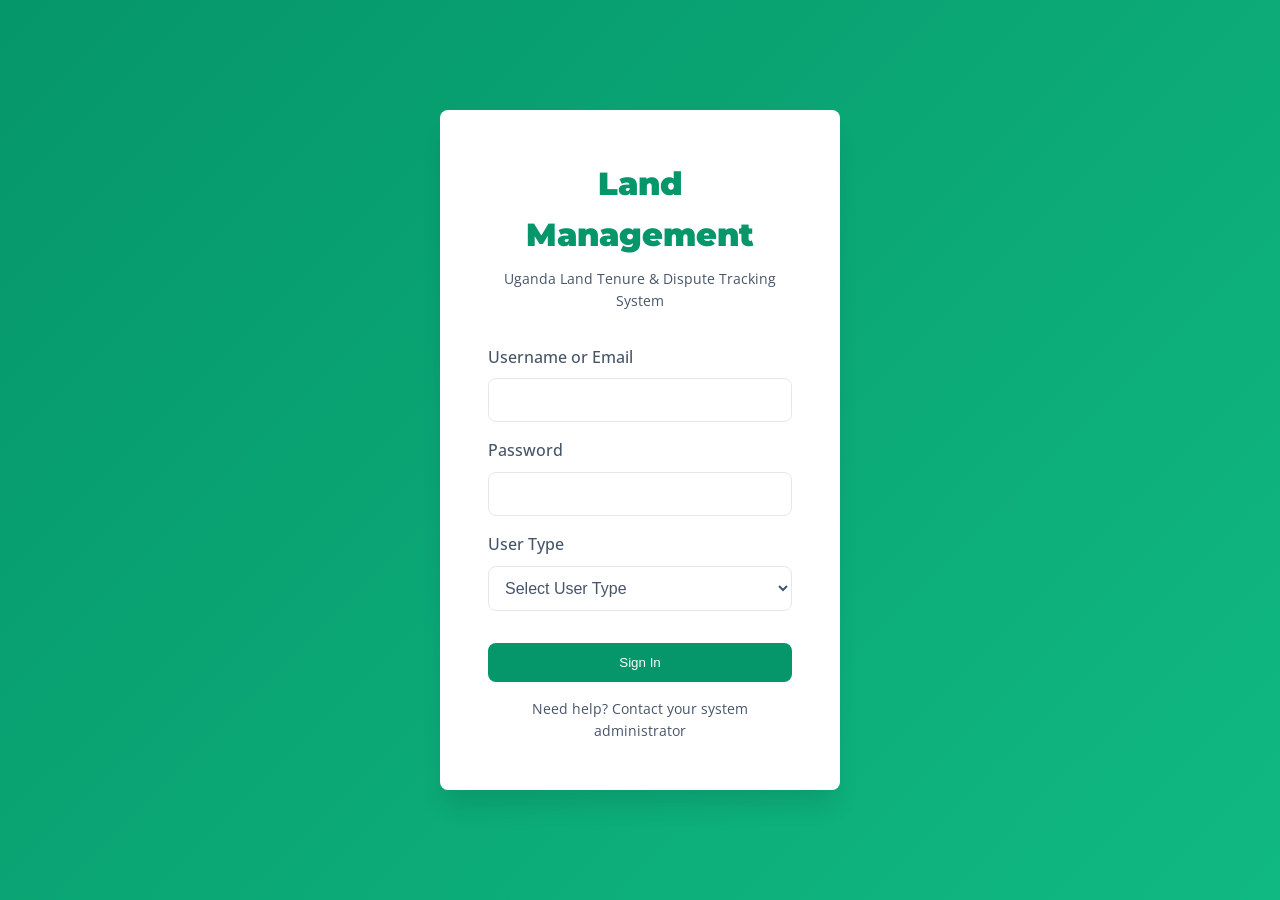
<file: lis/index.html>
<!DOCTYPE html>
<html lang="en">
<head>
    <meta charset="UTF-8">
    <meta name="viewport" content="width=device-width, initial-scale=1.0">
    <title>Uganda Land Management System - Login</title>
    <link rel="stylesheet" href="styles/main.css">
</head>
<body>
    <div class="login-container">
        <div class="login-card">
            <div class="login-header">
                <h1 class="login-title">Land Management</h1>
                <p class="login-subtitle">Uganda Land Tenure & Dispute Tracking System</p>
            </div>
            
            <div id="alert-container"></div>
            
            <form id="loginForm">
                <div class="form-group">
                    <label for="username" class="form-label">Username or Email</label>
                    <input type="text" id="username" name="username" class="form-input" required>
                </div>
                
                <div class="form-group">
                    <label for="password" class="form-label">Password</label>
                    <input type="password" id="password" name="password" class="form-input" required>
                </div>
                
                <div class="form-group">
                    <label for="userType" class="form-label">User Type</label>
                    <select id="userType" name="userType" class="form-select" required>
                        <option value="">Select User Type</option>
                        <option value="citizen">Citizen</option>
                        <option value="government_official">Government Official</option>
                        <option value="legal_aid">Legal Aid Provider</option>
                        <option value="researcher">Researcher</option>
                        <option value="admin">Administrator</option>
                    </select>
                </div>
                
                <button type="submit" class="btn btn-primary" style="width: 100%; margin-top: 1rem;">
                    Sign In
                </button>
            </form>
            
            <div class="text-center mt-4">
                <p style="font-size: 0.875rem; color: var(--muted-foreground);">
                    Need help? Contact your system administrator
                </p>
            </div>
        </div>
    </div>

    <script src="js/auth.js"></script>
    <script>
        // Initialize login form
        document.addEventListener('DOMContentLoaded', function() {
            const loginForm = document.getElementById('loginForm');
            
            loginForm.addEventListener('submit', function(e) {
                e.preventDefault();
                
                const username = document.getElementById('username').value;
                const password = document.getElementById('password').value;
                const userType = document.getElementById('userType').value;
                
                // Simulate authentication
                if (username && password && userType) {
                    // Store user session
                    const user = {
                        username: username,
                        userType: userType,
                        loginTime: new Date().toISOString()
                    };
                    
                    localStorage.setItem('currentUser', JSON.stringify(user));
                    
                    // Redirect to appropriate dashboard
                    window.location.href = `dashboards/${userType}.html`;
                } else {
                    showAlert('Please fill in all fields', 'error');
                }
            });
        });
        
        function showAlert(message, type) {
            const alertContainer = document.getElementById('alert-container');
            alertContainer.innerHTML = `
                <div class="alert alert-${type}">
                    ${message}
                </div>
            `;
            
            setTimeout(() => {
                alertContainer.innerHTML = '';
            }, 5000);
        }
    </script>
</body>
</html>
</file>
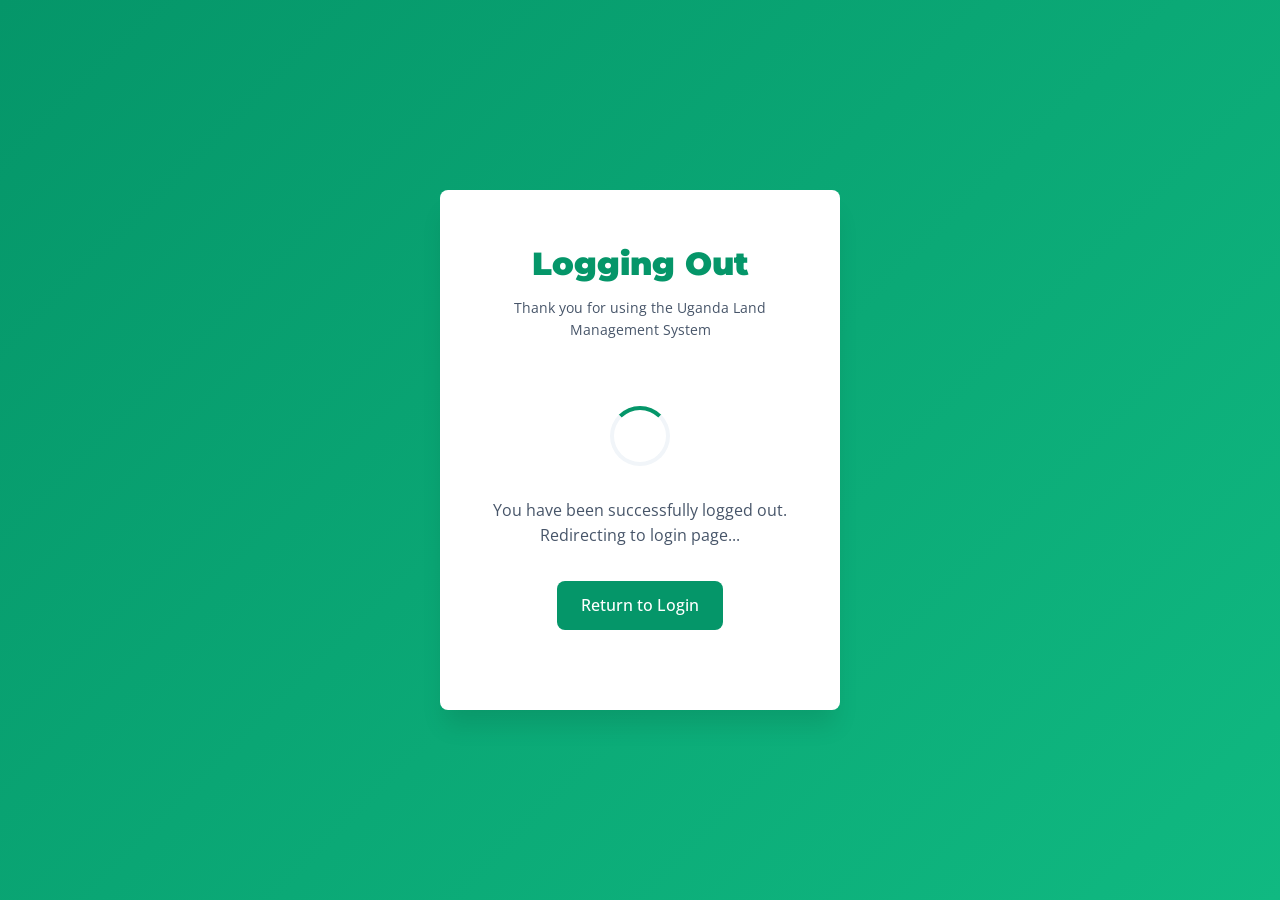
<file: lis/logout.html>
<!DOCTYPE html>
<html lang="en">
<head>
    <meta charset="UTF-8">
    <meta name="viewport" content="width=device-width, initial-scale=1.0">
    <title>Logout - Uganda Land Management System</title>
    <link rel="stylesheet" href="styles/main.css">
</head>
<body>
    <div class="login-container">
        <div class="login-card">
            <div class="login-header">
                <h1 class="login-title">Logging Out</h1>
                <p class="login-subtitle">Thank you for using the Uganda Land Management System</p>
            </div>
            
            <div style="text-align: center; padding: 2rem 0;">
                <div style="margin-bottom: 2rem;">
                    <div style="width: 60px; height: 60px; border: 4px solid var(--muted); border-top: 4px solid var(--primary); border-radius: 50%; animation: spin 1s linear infinite; margin: 0 auto;"></div>
                </div>
                <p style="color: var(--muted-foreground); margin-bottom: 2rem;">
                    You have been successfully logged out. Redirecting to login page...
                </p>
                <a href="index.html" class="btn btn-primary">Return to Login</a>
            </div>
        </div>
    </div>

    <style>
        @keyframes spin {
            0% { transform: rotate(0deg); }
            100% { transform: rotate(360deg); }
        }
    </style>

    <script>
        // Clear any stored session data
        localStorage.removeItem('currentUser');
        sessionStorage.clear();
        
        // Redirect to login page after 3 seconds
        setTimeout(() => {
            window.location.href = 'index.html';
        }, 3000);
    </script>
</body>
</html>
</file>
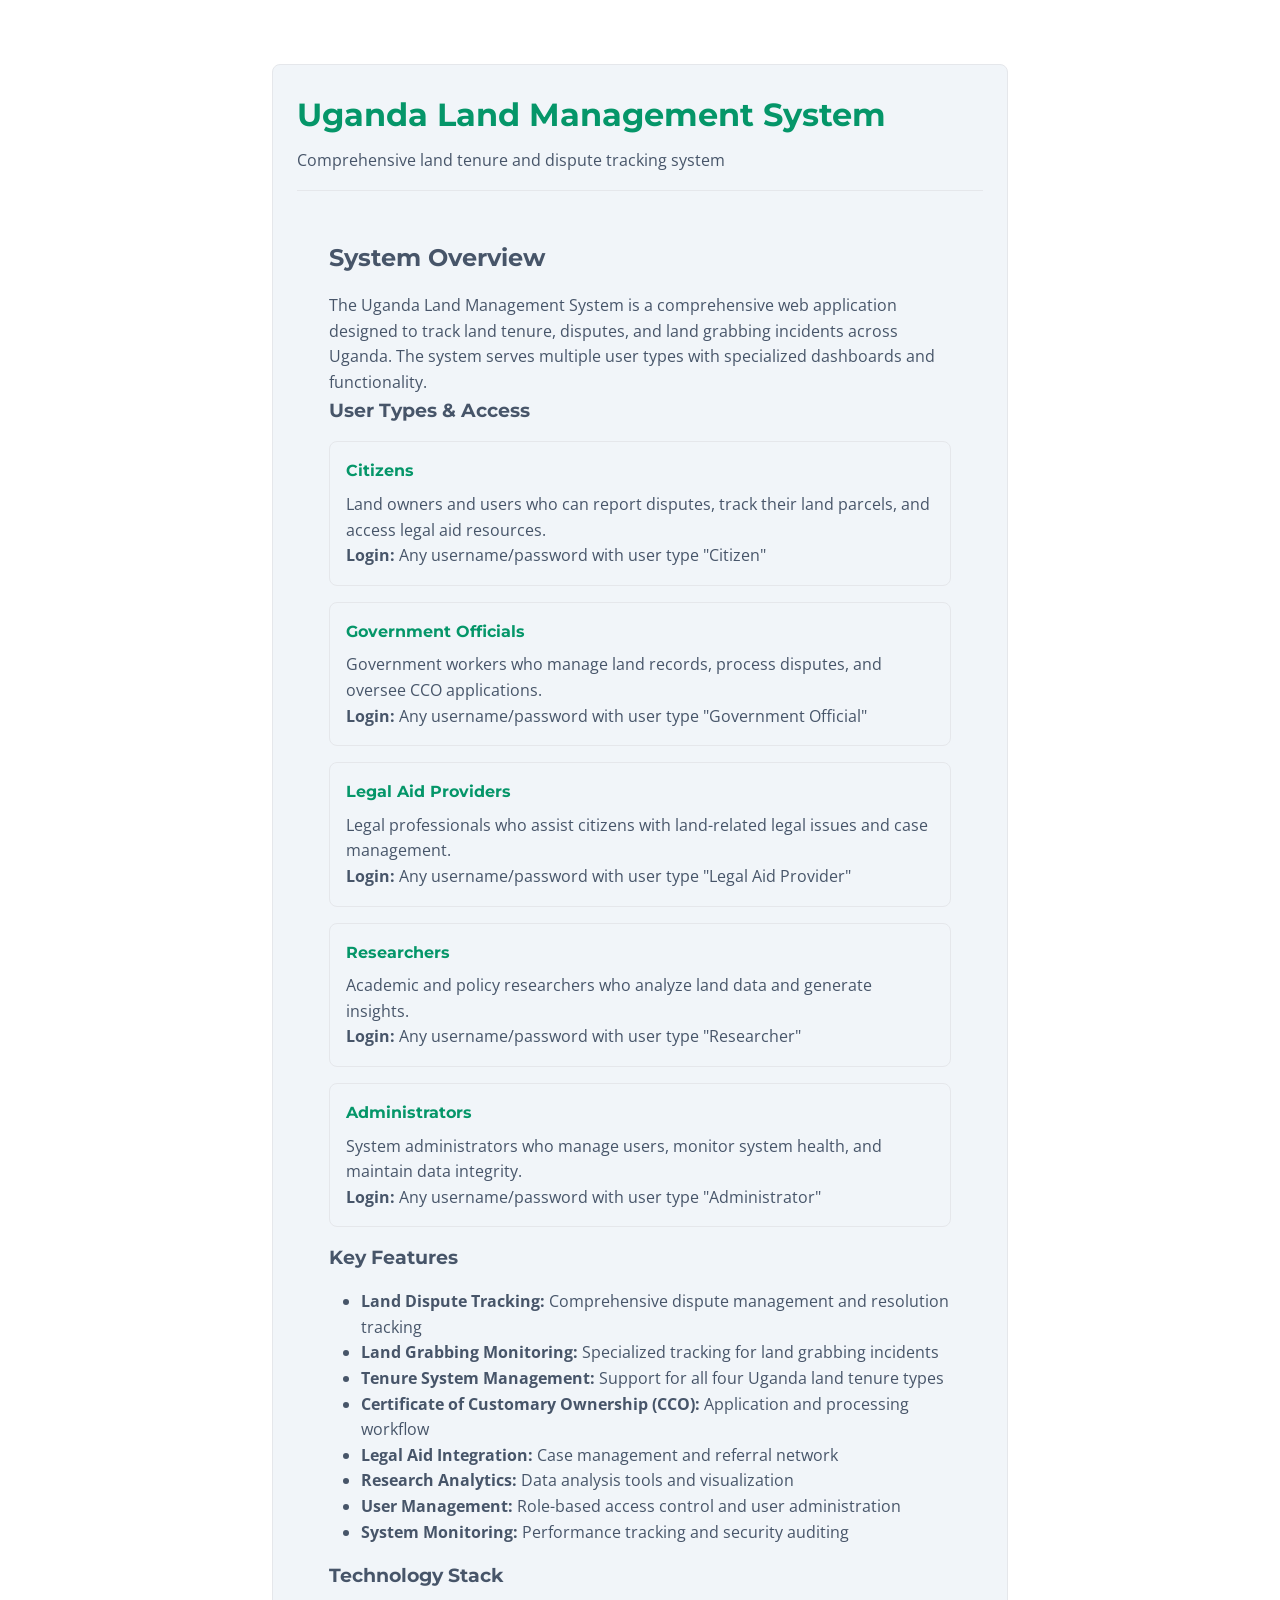
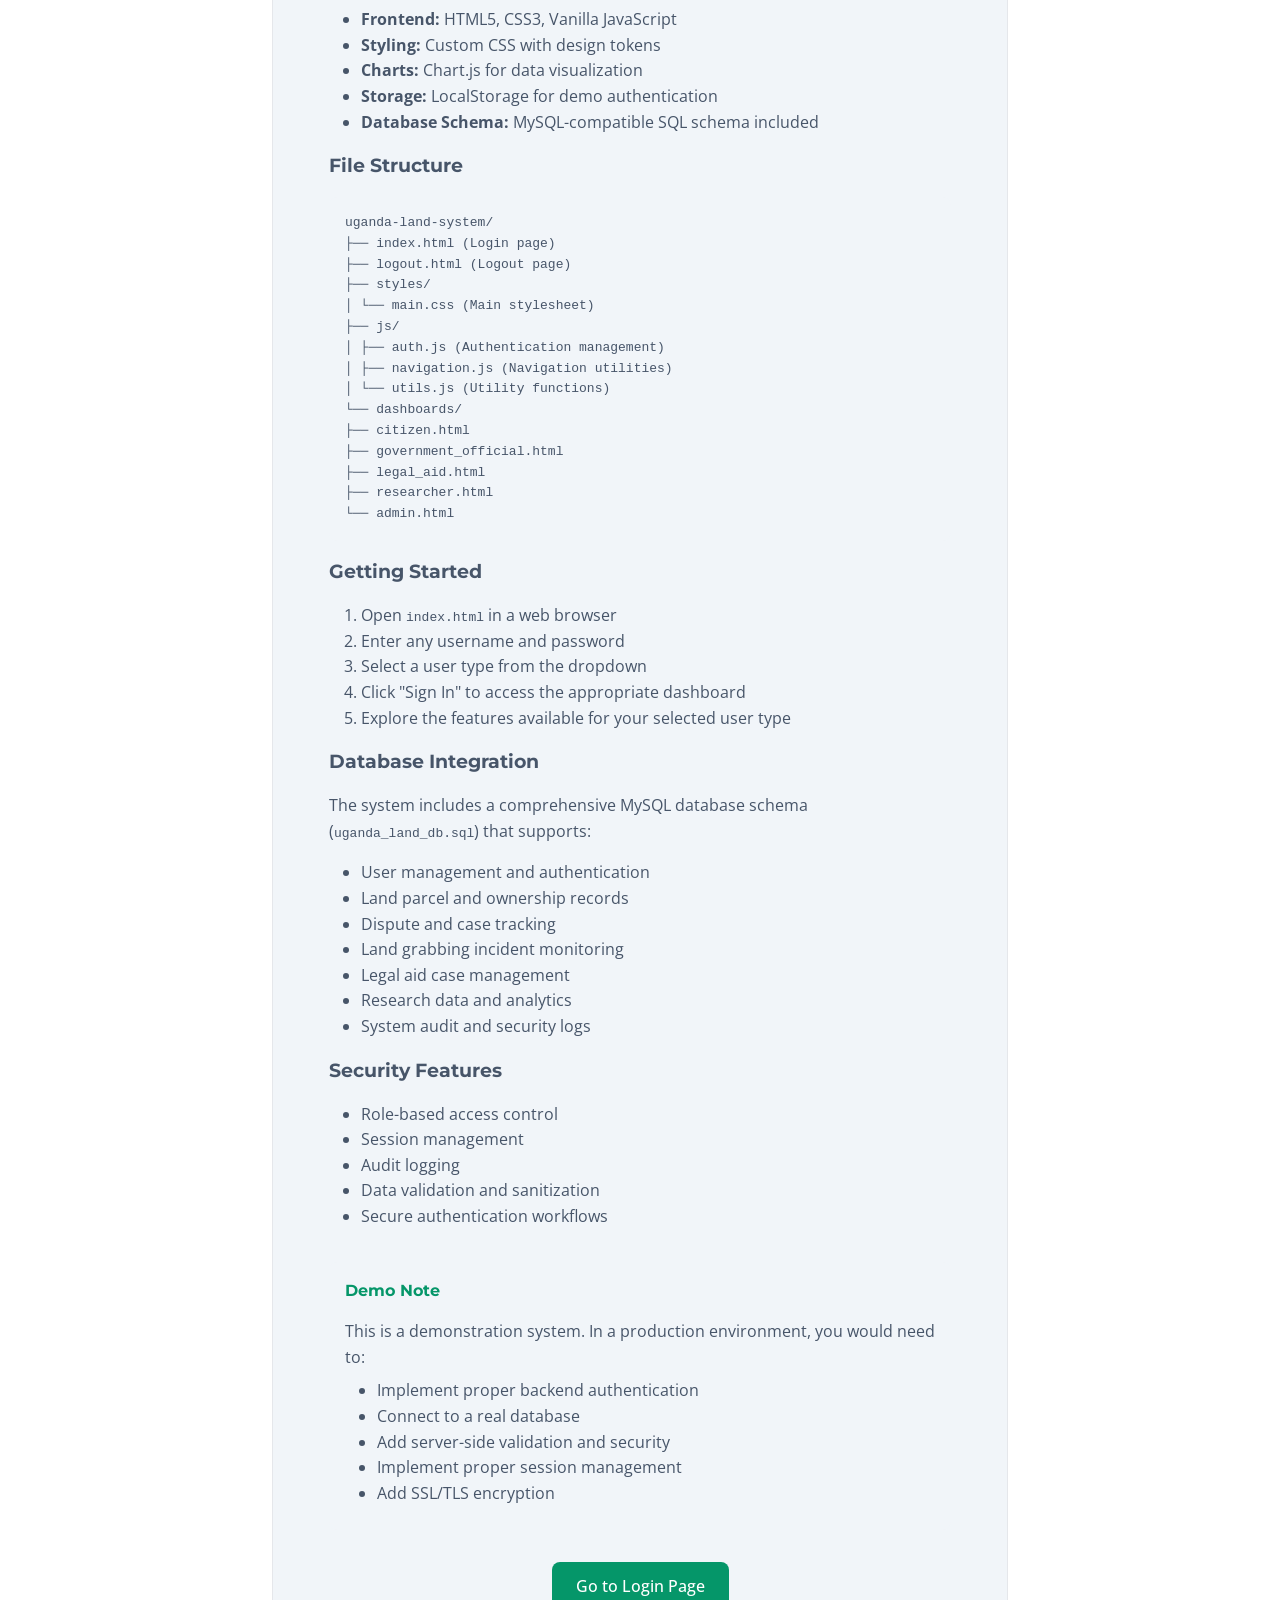
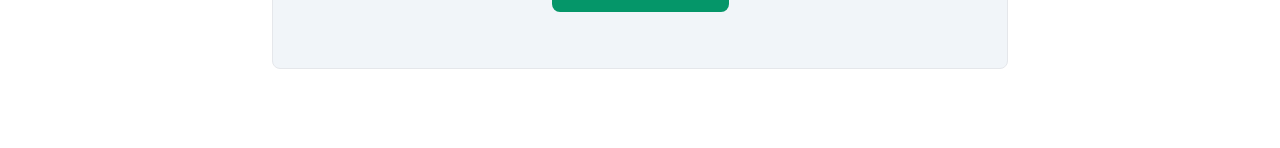
<file: lis/README.html>
<!DOCTYPE html>
<html lang="en">
<head>
    <meta charset="UTF-8">
    <meta name="viewport" content="width=device-width, initial-scale=1.0">
    <title>Uganda Land Management System - Documentation</title>
    <link rel="stylesheet" href="styles/main.css">
</head>
<body>
    <div class="container" style="max-width: 800px; margin: 2rem auto; padding: 2rem;">
        <div class="card">
            <div class="card-header">
                <h1 style="color: var(--primary); margin-bottom: 0.5rem;">Uganda Land Management System</h1>
                <p style="color: var(--muted-foreground);">Comprehensive land tenure and dispute tracking system</p>
            </div>
            
            <div style="padding: 2rem;">
                <h2>System Overview</h2>
                <p>The Uganda Land Management System is a comprehensive web application designed to track land tenure, disputes, and land grabbing incidents across Uganda. The system serves multiple user types with specialized dashboards and functionality.</p>
                
                <h3>User Types & Access</h3>
                <div style="margin: 1rem 0;">
                    <div class="card" style="margin-bottom: 1rem; padding: 1rem;">
                        <h4 style="color: var(--primary); margin-bottom: 0.5rem;">Citizens</h4>
                        <p>Land owners and users who can report disputes, track their land parcels, and access legal aid resources.</p>
                        <strong>Login:</strong> Any username/password with user type "Citizen"
                    </div>
                    
                    <div class="card" style="margin-bottom: 1rem; padding: 1rem;">
                        <h4 style="color: var(--primary); margin-bottom: 0.5rem;">Government Officials</h4>
                        <p>Government workers who manage land records, process disputes, and oversee CCO applications.</p>
                        <strong>Login:</strong> Any username/password with user type "Government Official"
                    </div>
                    
                    <div class="card" style="margin-bottom: 1rem; padding: 1rem;">
                        <h4 style="color: var(--primary); margin-bottom: 0.5rem;">Legal Aid Providers</h4>
                        <p>Legal professionals who assist citizens with land-related legal issues and case management.</p>
                        <strong>Login:</strong> Any username/password with user type "Legal Aid Provider"
                    </div>
                    
                    <div class="card" style="margin-bottom: 1rem; padding: 1rem;">
                        <h4 style="color: var(--primary); margin-bottom: 0.5rem;">Researchers</h4>
                        <p>Academic and policy researchers who analyze land data and generate insights.</p>
                        <strong>Login:</strong> Any username/password with user type "Researcher"
                    </div>
                    
                    <div class="card" style="margin-bottom: 1rem; padding: 1rem;">
                        <h4 style="color: var(--primary); margin-bottom: 0.5rem;">Administrators</h4>
                        <p>System administrators who manage users, monitor system health, and maintain data integrity.</p>
                        <strong>Login:</strong> Any username/password with user type "Administrator"
                    </div>
                </div>
                
                <h3>Key Features</h3>
                <ul style="margin: 1rem 0; padding-left: 2rem;">
                    <li><strong>Land Dispute Tracking:</strong> Comprehensive dispute management and resolution tracking</li>
                    <li><strong>Land Grabbing Monitoring:</strong> Specialized tracking for land grabbing incidents</li>
                    <li><strong>Tenure System Management:</strong> Support for all four Uganda land tenure types</li>
                    <li><strong>Certificate of Customary Ownership (CCO):</strong> Application and processing workflow</li>
                    <li><strong>Legal Aid Integration:</strong> Case management and referral network</li>
                    <li><strong>Research Analytics:</strong> Data analysis tools and visualization</li>
                    <li><strong>User Management:</strong> Role-based access control and user administration</li>
                    <li><strong>System Monitoring:</strong> Performance tracking and security auditing</li>
                </ul>
                
                <h3>Technology Stack</h3>
                <ul style="margin: 1rem 0; padding-left: 2rem;">
                    <li><strong>Frontend:</strong> HTML5, CSS3, Vanilla JavaScript</li>
                    <li><strong>Styling:</strong> Custom CSS with design tokens</li>
                    <li><strong>Charts:</strong> Chart.js for data visualization</li>
                    <li><strong>Storage:</strong> LocalStorage for demo authentication</li>
                    <li><strong>Database Schema:</strong> MySQL-compatible SQL schema included</li>
                </ul>
                
                <h3>File Structure</h3>
                <div style="background-color: var(--muted); padding: 1rem; border-radius: var(--radius); font-family: monospace; margin: 1rem 0;">
uganda-land-system/<br>
├── index.html (Login page)<br>
├── logout.html (Logout page)<br>
├── styles/<br>
│   └── main.css (Main stylesheet)<br>
├── js/<br>
│   ├── auth.js (Authentication management)<br>
│   ├── navigation.js (Navigation utilities)<br>
│   └── utils.js (Utility functions)<br>
└── dashboards/<br>
    ├── citizen.html<br>
    ├── government_official.html<br>
    ├── legal_aid.html<br>
    ├── researcher.html<br>
    └── admin.html
                </div>
                
                <h3>Getting Started</h3>
                <ol style="margin: 1rem 0; padding-left: 2rem;">
                    <li>Open <code>index.html</code> in a web browser</li>
                    <li>Enter any username and password</li>
                    <li>Select a user type from the dropdown</li>
                    <li>Click "Sign In" to access the appropriate dashboard</li>
                    <li>Explore the features available for your selected user type</li>
                </ol>
                
                <h3>Database Integration</h3>
                <p>The system includes a comprehensive MySQL database schema (<code>uganda_land_db.sql</code>) that supports:</p>
                <ul style="margin: 1rem 0; padding-left: 2rem;">
                    <li>User management and authentication</li>
                    <li>Land parcel and ownership records</li>
                    <li>Dispute and case tracking</li>
                    <li>Land grabbing incident monitoring</li>
                    <li>Legal aid case management</li>
                    <li>Research data and analytics</li>
                    <li>System audit and security logs</li>
                </ul>
                
                <h3>Security Features</h3>
                <ul style="margin: 1rem 0; padding-left: 2rem;">
                    <li>Role-based access control</li>
                    <li>Session management</li>
                    <li>Audit logging</li>
                    <li>Data validation and sanitization</li>
                    <li>Secure authentication workflows</li>
                </ul>
                
                <div style="margin-top: 2rem; padding: 1rem; background-color: var(--card); border-radius: var(--radius);">
                    <h4 style="color: var(--primary);">Demo Note</h4>
                    <p style="margin: 0;">This is a demonstration system. In a production environment, you would need to:</p>
                    <ul style="margin: 0.5rem 0; padding-left: 2rem;">
                        <li>Implement proper backend authentication</li>
                        <li>Connect to a real database</li>
                        <li>Add server-side validation and security</li>
                        <li>Implement proper session management</li>
                        <li>Add SSL/TLS encryption</li>
                    </ul>
                </div>
                
                <div style="text-align: center; margin-top: 2rem;">
                    <a href="index.html" class="btn btn-primary">Go to Login Page</a>
                </div>
            </div>
        </div>
    </div>
</body>
</html>
</file>
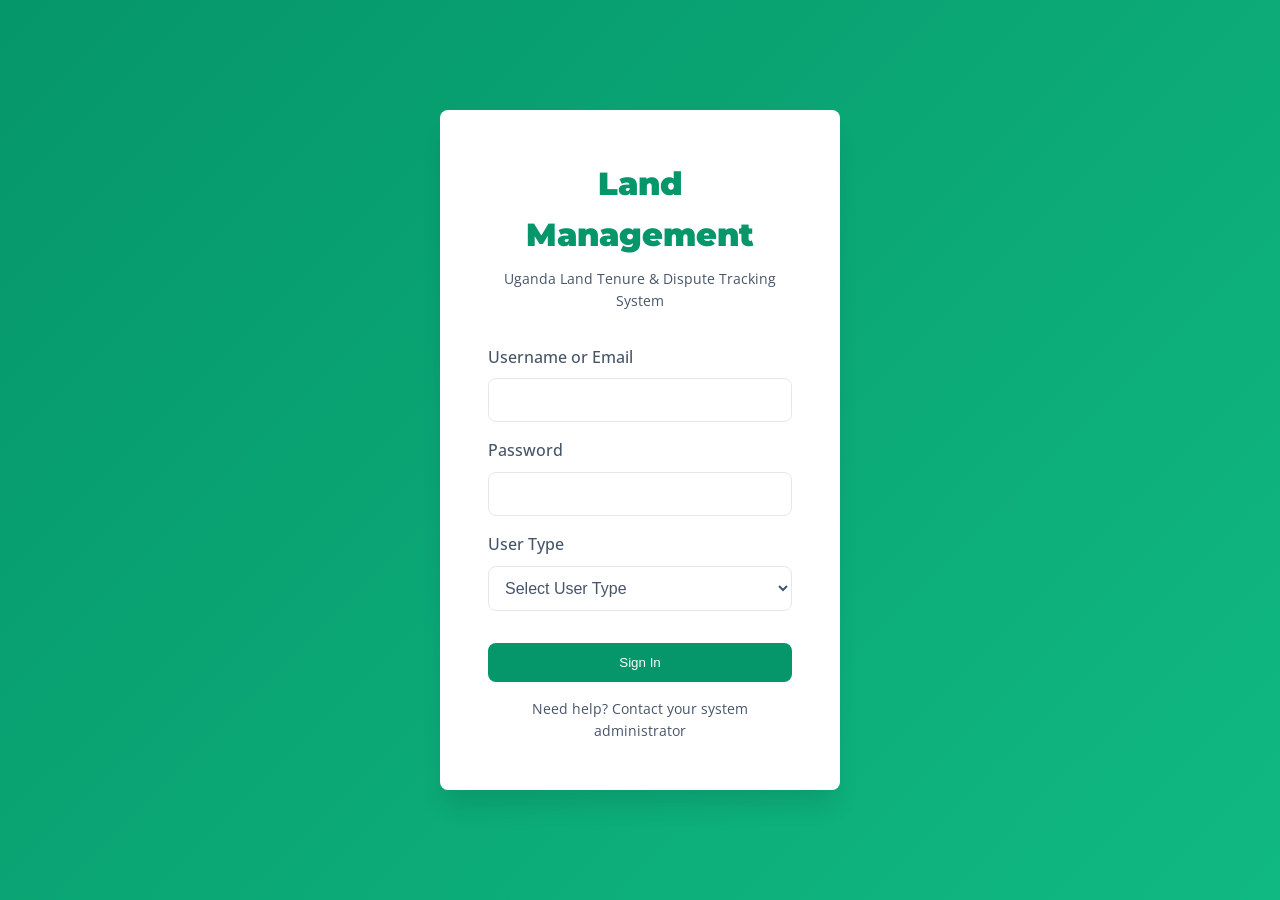
<file: lis/dashboard/citizen.html>
<!DOCTYPE html>
<html lang="en">
<head>
    <meta charset="UTF-8">
    <meta name="viewport" content="width=device-width, initial-scale=1.0">
    <title>Citizen Dashboard - Uganda Land Management System</title>
    <link rel="stylesheet" href="../styles/main.css">
</head>
<body>
    <!-- Sidebar Navigation -->
    <div class="sidebar">
        <div class="sidebar-header">
            <h2 style="color: var(--primary); font-family: 'Montserrat', sans-serif; font-weight: 900;">Land Management</h2>
            <p style="font-size: 0.875rem; color: var(--muted-foreground);" id="user-info">Loading...</p>
        </div>
        
        <ul class="sidebar-nav">
            <li><a href="citizen.html">Dashboard</a></li>
            <li><a href="#" onclick="showSection('my-land')">My Land</a></li>
            <li><a href="#" onclick="showSection('disputes')">My Disputes</a></li>
            <li><a href="#" onclick="showSection('report-issue')">Report Issue</a></li>
            <li><a href="#" onclick="showSection('legal-aid')">Legal Aid</a></li>
            <li><a href="#" onclick="showSection('resources')">Resources</a></li>
            <li><a href="#" onclick="logout()" style="color: var(--destructive);">Logout</a></li>
        </ul>
    </div>

    <!-- Main Content -->
    <div class="main-content">
        <!-- Dashboard Overview Section -->
        <div id="dashboard-section">
            <div class="flex justify-between items-center mb-4">
                <h1>Citizen Dashboard</h1>
                <div class="flex gap-4">
                    <button class="btn btn-primary" onclick="showSection('report-issue')">Report New Issue</button>
                </div>
            </div>

            <!-- Statistics Cards -->
            <div class="dashboard-grid">
                <div class="stat-card">
                    <div class="stat-number" id="my-land-count">3</div>
                    <div class="stat-label">My Land Parcels</div>
                </div>
                <div class="stat-card">
                    <div class="stat-number" id="active-disputes-count">1</div>
                    <div class="stat-label">Active Disputes</div>
                </div>
                <div class="stat-card">
                    <div class="stat-number" id="resolved-disputes-count">2</div>
                    <div class="stat-label">Resolved Cases</div>
                </div>
                <div class="stat-card">
                    <div class="stat-number" id="notifications-count">5</div>
                    <div class="stat-label">New Notifications</div>
                </div>
            </div>

            <!-- Recent Activity -->
            <div class="card">
                <div class="card-header">
                    <h3 class="card-title">Recent Activity</h3>
                </div>
                <div class="table-container">
                    <table class="table">
                        <thead>
                            <tr>
                                <th>Date</th>
                                <th>Activity</th>
                                <th>Status</th>
                                <th>Action</th>
                            </tr>
                        </thead>
                        <tbody id="recent-activity">
                            <tr>
                                <td>2024-01-15</td>
                                <td>Boundary dispute reported - Plot 123, Kampala</td>
                                <td><span class="badge badge-warning">Under Review</span></td>
                                <td><button class="btn btn-primary" style="padding: 0.5rem 1rem; font-size: 0.875rem;">View Details</button></td>
                            </tr>
                            <tr>
                                <td>2024-01-10</td>
                                <td>Land certificate application submitted</td>
                                <td><span class="badge badge-info">Processing</span></td>
                                <td><button class="btn btn-primary" style="padding: 0.5rem 1rem; font-size: 0.875rem;">Track Status</button></td>
                            </tr>
                            <tr>
                                <td>2024-01-05</td>
                                <td>Family land dispute resolved</td>
                                <td><span class="badge badge-success">Resolved</span></td>
                                <td><button class="btn btn-primary" style="padding: 0.5rem 1rem; font-size: 0.875rem;">View Resolution</button></td>
                            </tr>
                        </tbody>
                    </table>
                </div>
            </div>
        </div>

        <!-- My Land Section -->
        <div id="my-land-section" class="hidden">
            <div class="flex justify-between items-center mb-4">
                <h1>My Land Parcels</h1>
                <button class="btn btn-primary" onclick="showAddLandModal()">Add Land Parcel</button>
            </div>

            <div class="card">
                <div class="table-container">
                    <table class="table">
                        <thead>
                            <tr>
                                <th>Parcel ID</th>
                                <th>Location</th>
                                <th>Size (Acres)</th>
                                <th>Tenure Type</th>
                                <th>Status</th>
                                <th>Actions</th>
                            </tr>
                        </thead>
                        <tbody>
                            <tr>
                                <td>LP-KMP-001</td>
                                <td>Kampala, Central Division</td>
                                <td>2.5</td>
                                <td>Freehold</td>
                                <td><span class="badge badge-success">Registered</span></td>
                                <td>
                                    <button class="btn btn-primary" style="padding: 0.5rem 1rem; font-size: 0.875rem;">View Details</button>
                                </td>
                            </tr>
                            <tr>
                                <td>LP-WKS-002</td>
                                <td>Wakiso, Kira Municipality</td>
                                <td>1.8</td>
                                <td>Customary</td>
                                <td><span class="badge badge-warning">Pending Registration</span></td>
                                <td>
                                    <button class="btn btn-primary" style="padding: 0.5rem 1rem; font-size: 0.875rem;">Apply for CCO</button>
                                </td>
                            </tr>
                            <tr>
                                <td>LP-MKN-003</td>
                                <td>Mukono, Seeta</td>
                                <td>5.0</td>
                                <td>Customary</td>
                                <td><span class="badge badge-danger">Disputed</span></td>
                                <td>
                                    <button class="btn btn-primary" style="padding: 0.5rem 1rem; font-size: 0.875rem;">View Dispute</button>
                                </td>
                            </tr>
                        </tbody>
                    </table>
                </div>
            </div>
        </div>

        <!-- Disputes Section -->
        <div id="disputes-section" class="hidden">
            <div class="flex justify-between items-center mb-4">
                <h1>My Disputes</h1>
                <button class="btn btn-primary" onclick="showSection('report-issue')">Report New Dispute</button>
            </div>

            <div class="card">
                <div class="table-container">
                    <table class="table">
                        <thead>
                            <tr>
                                <th>Dispute ID</th>
                                <th>Type</th>
                                <th>Land Parcel</th>
                                <th>Date Reported</th>
                                <th>Status</th>
                                <th>Priority</th>
                                <th>Actions</th>
                            </tr>
                        </thead>
                        <tbody>
                            <tr>
                                <td>LD-2024-001</td>
                                <td>Boundary Dispute</td>
                                <td>LP-KMP-001</td>
                                <td>2024-01-15</td>
                                <td><span class="badge badge-warning">Under Investigation</span></td>
                                <td><span class="badge badge-danger">High</span></td>
                                <td>
                                    <button class="btn btn-primary" style="padding: 0.5rem 1rem; font-size: 0.875rem;">View Details</button>
                                </td>
                            </tr>
                            <tr>
                                <td>LD-2024-002</td>
                                <td>Family Wrangle</td>
                                <td>LP-MKN-003</td>
                                <td>2024-01-05</td>
                                <td><span class="badge badge-success">Resolved</span></td>
                                <td><span class="badge badge-info">Medium</span></td>
                                <td>
                                    <button class="btn btn-primary" style="padding: 0.5rem 1rem; font-size: 0.875rem;">View Resolution</button>
                                </td>
                            </tr>
                        </tbody>
                    </table>
                </div>
            </div>
        </div>

        <!-- Report Issue Section -->
        <div id="report-issue-section" class="hidden">
            <h1>Report Land Issue</h1>
            
            <div class="card">
                <div class="card-header">
                    <h3 class="card-title">New Issue Report</h3>
                </div>
                
                <form id="reportIssueForm">
                    <div class="form-group">
                        <label for="issueType" class="form-label">Issue Type</label>
                        <select id="issueType" name="issueType" class="form-select" required>
                            <option value="">Select Issue Type</option>
                            <option value="land_grabbing">Land Grabbing</option>
                            <option value="boundary_dispute">Boundary Dispute</option>
                            <option value="family_wrangle">Family Wrangle</option>
                            <option value="eviction_threat">Eviction Threat</option>
                            <option value="title_dispute">Title Dispute</option>
                            <option value="inheritance_dispute">Inheritance Dispute</option>
                        </select>
                    </div>
                    
                    <div class="form-group">
                        <label for="landParcel" class="form-label">Affected Land Parcel</label>
                        <select id="landParcel" name="landParcel" class="form-select" required>
                            <option value="">Select Land Parcel</option>
                            <option value="LP-KMP-001">LP-KMP-001 - Kampala, Central Division</option>
                            <option value="LP-WKS-002">LP-WKS-002 - Wakiso, Kira Municipality</option>
                            <option value="LP-MKN-003">LP-MKN-003 - Mukono, Seeta</option>
                        </select>
                    </div>
                    
                    <div class="form-group">
                        <label for="description" class="form-label">Description of Issue</label>
                        <textarea id="description" name="description" class="form-input" rows="5" required 
                                  placeholder="Please provide detailed description of the land issue..."></textarea>
                    </div>
                    
                    <div class="form-group">
                        <label for="priority" class="form-label">Priority Level</label>
                        <select id="priority" name="priority" class="form-select" required>
                            <option value="">Select Priority</option>
                            <option value="low">Low</option>
                            <option value="medium">Medium</option>
                            <option value="high">High</option>
                            <option value="critical">Critical</option>
                        </select>
                    </div>
                    
                    <div class="form-group">
                        <label for="evidence" class="form-label">Supporting Evidence</label>
                        <textarea id="evidence" name="evidence" class="form-input" rows="3" 
                                  placeholder="List any documents, witnesses, or other evidence you have..."></textarea>
                    </div>
                    
                    <div class="flex gap-4">
                        <button type="submit" class="btn btn-primary">Submit Report</button>
                        <button type="button" class="btn btn-secondary" onclick="showSection('dashboard')">Cancel</button>
                    </div>
                </form>
            </div>
        </div>

        <!-- Legal Aid Section -->
        <div id="legal-aid-section" class="hidden">
            <h1>Legal Aid Resources</h1>
            
            <div class="dashboard-grid">
                <div class="card">
                    <div class="card-header">
                        <h3 class="card-title">Available Legal Aid Providers</h3>
                    </div>
                    <ul style="list-style: none; padding: 0;">
                        <li style="padding: 0.5rem 0; border-bottom: 1px solid var(--border);">
                            <strong>Uganda Law Society</strong><br>
                            <small>Phone: +256-414-250-077 | Email: info@uls.or.ug</small>
                        </li>
                        <li style="padding: 0.5rem 0; border-bottom: 1px solid var(--border);">
                            <strong>Legal Aid Service Providers Network</strong><br>
                            <small>Phone: +256-414-344-890 | Email: info@laspnet.org</small>
                        </li>
                        <li style="padding: 0.5rem 0;">
                            <strong>Justice Law Chambers</strong><br>
                            <small>Phone: +256-414-256-789 | Email: info@justicechambers.ug</small>
                        </li>
                    </ul>
                </div>
                
                <div class="card">
                    <div class="card-header">
                        <h3 class="card-title">Quick Actions</h3>
                    </div>
                    <div style="display: flex; flex-direction: column; gap: 1rem;">
                        <button class="btn btn-primary">Request Legal Consultation</button>
                        <button class="btn btn-secondary">Download Legal Forms</button>
                        <button class="btn btn-secondary">Find Nearby Legal Aid</button>
                    </div>
                </div>
            </div>
        </div>

        <!-- Resources Section -->
        <div id="resources-section" class="hidden">
            <h1>Educational Resources</h1>
            
            <div class="dashboard-grid">
                <div class="card">
                    <div class="card-header">
                        <h3 class="card-title">Land Rights Guides</h3>
                    </div>
                    <ul style="list-style: none; padding: 0;">
                        <li style="padding: 0.5rem 0; border-bottom: 1px solid var(--border);">
                            <a href="#" style="color: var(--primary); text-decoration: none;">Understanding Your Land Rights in Uganda</a>
                        </li>
                        <li style="padding: 0.5rem 0; border-bottom: 1px solid var(--border);">
                            <a href="#" style="color: var(--primary); text-decoration: none;">How to Apply for Certificate of Customary Ownership</a>
                        </li>
                        <li style="padding: 0.5rem 0; border-bottom: 1px solid var(--border);">
                            <a href="#" style="color: var(--primary); text-decoration: none;">Resolving Land Disputes: A Step-by-Step Guide</a>
                        </li>
                        <li style="padding: 0.5rem 0;">
                            <a href="#" style="color: var(--primary); text-decoration: none;">Protecting Your Land from Grabbing</a>
                        </li>
                    </ul>
                </div>
                
                <div class="card">
                    <div class="card-header">
                        <h3 class="card-title">Important Contacts</h3>
                    </div>
                    <ul style="list-style: none; padding: 0;">
                        <li style="padding: 0.5rem 0; border-bottom: 1px solid var(--border);">
                            <strong>Ministry of Lands</strong><br>
                            <small>+256-414-341-278</small>
                        </li>
                        <li style="padding: 0.5rem 0; border-bottom: 1px solid var(--border);">
                            <strong>Uganda Land Commission</strong><br>
                            <small>+256-414-343-962</small>
                        </li>
                        <li style="padding: 0.5rem 0;">
                            <strong>Police Land Protection Unit</strong><br>
                            <small>+256-414-344-678</small>
                        </li>
                    </ul>
                </div>
            </div>
        </div>
    </div>

    <script src="../js/auth.js"></script>
    <script>
        // Initialize dashboard
        document.addEventListener('DOMContentLoaded', function() {
            initializeDashboard();
            showSection('dashboard');
        });

        // Section navigation
        function showSection(sectionName) {
            // Hide all sections
            const sections = document.querySelectorAll('[id$="-section"]');
            sections.forEach(section => section.classList.add('hidden'));
            
            // Show selected section
            const targetSection = document.getElementById(sectionName + '-section');
            if (targetSection) {
                targetSection.classList.remove('hidden');
            }
            
            // Update navigation active state
            const navLinks = document.querySelectorAll('.sidebar-nav a');
            navLinks.forEach(link => link.classList.remove('active'));
            
            // Set active nav item
            const activeLink = document.querySelector(`[onclick="showSection('${sectionName}')"]`);
            if (activeLink) {
                activeLink.classList.add('active');
            }
        }

        // Handle report issue form
        document.getElementById('reportIssueForm').addEventListener('submit', function(e) {
            e.preventDefault();
            
            const formData = new FormData(this);
            const issueData = {
                type: formData.get('issueType'),
                landParcel: formData.get('landParcel'),
                description: formData.get('description'),
                priority: formData.get('priority'),
                evidence: formData.get('evidence'),
                reportedBy: auth.getCurrentUser().username,
                dateReported: new Date().toISOString().split('T')[0]
            };
            
            // In a real application, this would send data to the server
            console.log('Issue reported:', issueData);
            
            alert('Issue reported successfully! You will receive updates on the progress.');
            this.reset();
            showSection('dashboard');
        });
    </script>
</body>
</html>
</file>
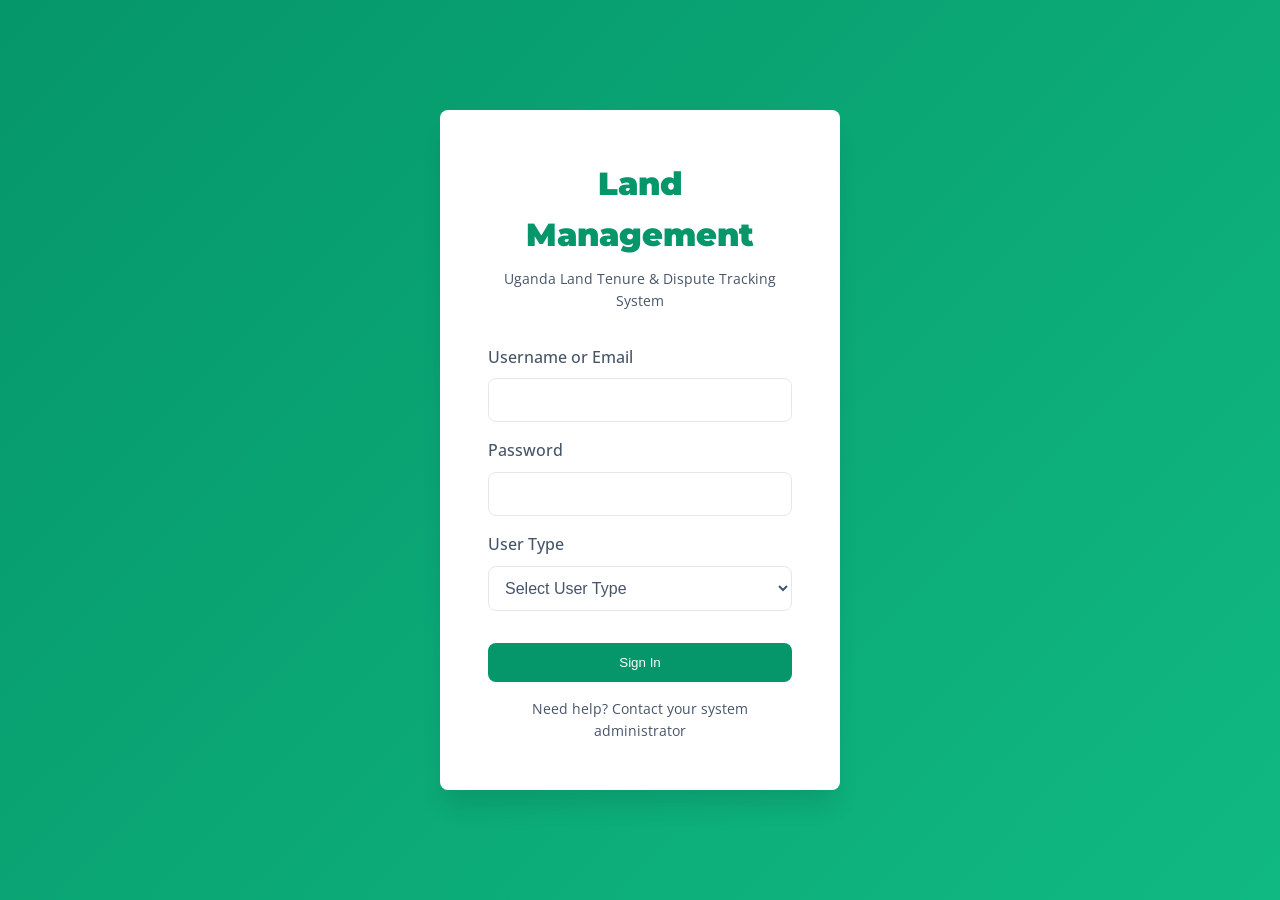
<file: lis/dashboard/government_official.html>
<!DOCTYPE html>
<html lang="en">
<head>
    <meta charset="UTF-8">
    <meta name="viewport" content="width=device-width, initial-scale=1.0">
    <title>Government Official Dashboard - Uganda Land Management System</title>
    <link rel="stylesheet" href="../styles/main.css">
</head>
<body>
    <!-- Sidebar Navigation -->
    <div class="sidebar">
        <div class="sidebar-header">
            <h2 style="color: var(--primary); font-family: 'Montserrat', sans-serif; font-weight: 900;">Land Management</h2>
            <p style="font-size: 0.875rem; color: var(--muted-foreground);" id="user-info">Loading...</p>
        </div>
        
        <ul class="sidebar-nav">
            <li><a href="government_official.html">Dashboard</a></li>
            <li><a href="#" onclick="showSection('disputes')">Manage Disputes</a></li>
            <li><a href="#" onclick="showSection('land-records')">Land Records</a></li>
            <li><a href="#" onclick="showSection('certificates')">CCO Applications</a></li>
            <li><a href="#" onclick="showSection('statistics')">Regional Statistics</a></li>
            <li><a href="#" onclick="showSection('reports')">Generate Reports</a></li>
            <li><a href="#" onclick="showSection('institutions')">Institutions</a></li>
            <li><a href="#" onclick="logout()" style="color: var(--destructive);">Logout</a></li>
        </ul>
    </div>

    <!-- Main Content -->
    <div class="main-content">
        <!-- Dashboard Overview Section -->
        <div id="dashboard-section">
            <div class="flex justify-between items-center mb-4">
                <h1>Government Official Dashboard</h1>
                <div class="flex gap-4">
                    <button class="btn btn-primary" onclick="showSection('disputes')">Review Disputes</button>
                    <button class="btn btn-secondary" onclick="showSection('reports')">Generate Report</button>
                </div>
            </div>

            <!-- Statistics Cards -->
            <div class="dashboard-grid">
                <div class="stat-card">
                    <div class="stat-number" id="pending-disputes-count">47</div>
                    <div class="stat-label">Pending Disputes</div>
                </div>
                <div class="stat-card">
                    <div class="stat-number" id="cco-applications-count">23</div>
                    <div class="stat-label">CCO Applications</div>
                </div>
                <div class="stat-card">
                    <div class="stat-number" id="land-grabbing-cases-count">12</div>
                    <div class="stat-label">Land Grabbing Cases</div>
                </div>
                <div class="stat-card">
                    <div class="stat-number" id="resolved-this-month-count">18</div>
                    <div class="stat-label">Resolved This Month</div>
                </div>
            </div>

            <!-- Priority Cases -->
            <div class="card">
                <div class="card-header">
                    <h3 class="card-title">High Priority Cases Requiring Attention</h3>
                </div>
                <div class="table-container">
                    <table class="table">
                        <thead>
                            <tr>
                                <th>Case ID</th>
                                <th>Type</th>
                                <th>Location</th>
                                <th>Complainant</th>
                                <th>Days Open</th>
                                <th>Priority</th>
                                <th>Actions</th>
                            </tr>
                        </thead>
                        <tbody>
                            <tr>
                                <td>LD-2024-001</td>
                                <td>Land Grabbing</td>
                                <td>Kampala District</td>
                                <td>John Mukasa</td>
                                <td>15</td>
                                <td><span class="badge badge-danger">Critical</span></td>
                                <td>
                                    <button class="btn btn-primary" style="padding: 0.5rem 1rem; font-size: 0.875rem;" onclick="reviewCase('LD-2024-001')">Review</button>
                                </td>
                            </tr>
                            <tr>
                                <td>LD-2024-003</td>
                                <td>Forced Eviction</td>
                                <td>Wakiso District</td>
                                <td>Mary Nakato</td>
                                <td>8</td>
                                <td><span class="badge badge-danger">High</span></td>
                                <td>
                                    <button class="btn btn-primary" style="padding: 0.5rem 1rem; font-size: 0.875rem;" onclick="reviewCase('LD-2024-003')">Review</button>
                                </td>
                            </tr>
                            <tr>
                                <td>LD-2024-005</td>
                                <td>Boundary Dispute</td>
                                <td>Mukono District</td>
                                <td>Peter Ssali</td>
                                <td>12</td>
                                <td><span class="badge badge-warning">High</span></td>
                                <td>
                                    <button class="btn btn-primary" style="padding: 0.5rem 1rem; font-size: 0.875rem;" onclick="reviewCase('LD-2024-005')">Review</button>
                                </td>
                            </tr>
                        </tbody>
                    </table>
                </div>
            </div>

            <!-- Recent Activity -->
            <div class="card">
                <div class="card-header">
                    <h3 class="card-title">Recent System Activity</h3>
                </div>
                <div class="table-container">
                    <table class="table">
                        <thead>
                            <tr>
                                <th>Time</th>
                                <th>Activity</th>
                                <th>User</th>
                                <th>Status</th>
                            </tr>
                        </thead>
                        <tbody>
                            <tr>
                                <td>10:30 AM</td>
                                <td>New land grabbing case reported</td>
                                <td>Sarah Nambi (Citizen)</td>
                                <td><span class="badge badge-warning">New</span></td>
                            </tr>
                            <tr>
                                <td>09:15 AM</td>
                                <td>CCO application approved</td>
                                <td>James Okello (Citizen)</td>
                                <td><span class="badge badge-success">Approved</span></td>
                            </tr>
                            <tr>
                                <td>08:45 AM</td>
                                <td>Dispute mediation scheduled</td>
                                <td>Legal Aid Officer</td>
                                <td><span class="badge badge-info">Scheduled</span></td>
                            </tr>
                        </tbody>
                    </table>
                </div>
            </div>
        </div>

        <!-- Manage Disputes Section -->
        <div id="disputes-section" class="hidden">
            <div class="flex justify-between items-center mb-4">
                <h1>Manage Land Disputes</h1>
                <div class="flex gap-4">
                    <select id="disputeFilter" class="form-select" style="width: auto;" onchange="filterDisputes()">
                        <option value="all">All Disputes</option>
                        <option value="pending">Pending</option>
                        <option value="under_investigation">Under Investigation</option>
                        <option value="mediation">In Mediation</option>
                        <option value="resolved">Resolved</option>
                    </select>
                    <button class="btn btn-primary" onclick="exportDisputes()">Export Data</button>
                </div>
            </div>

            <div class="card">
                <div class="table-container">
                    <table class="table">
                        <thead>
                            <tr>
                                <th>Dispute ID</th>
                                <th>Type</th>
                                <th>Location</th>
                                <th>Complainant</th>
                                <th>Date Reported</th>
                                <th>Status</th>
                                <th>Priority</th>
                                <th>Assigned Officer</th>
                                <th>Actions</th>
                            </tr>
                        </thead>
                        <tbody id="disputes-table">
                            <tr>
                                <td>LD-2024-001</td>
                                <td>Land Grabbing</td>
                                <td>Kampala District</td>
                                <td>John Mukasa</td>
                                <td>2024-01-15</td>
                                <td><span class="badge badge-warning">Under Investigation</span></td>
                                <td><span class="badge badge-danger">Critical</span></td>
                                <td>Officer Namuli</td>
                                <td>
                                    <button class="btn btn-primary" style="padding: 0.5rem 1rem; font-size: 0.875rem;" onclick="reviewCase('LD-2024-001')">Review</button>
                                    <button class="btn btn-secondary" style="padding: 0.5rem 1rem; font-size: 0.875rem;" onclick="assignOfficer('LD-2024-001')">Reassign</button>
                                </td>
                            </tr>
                            <tr>
                                <td>LD-2024-002</td>
                                <td>Boundary Dispute</td>
                                <td>Wakiso District</td>
                                <td>Mary Nakato</td>
                                <td>2024-01-14</td>
                                <td><span class="badge badge-info">Mediation</span></td>
                                <td><span class="badge badge-warning">Medium</span></td>
                                <td>Officer Kato</td>
                                <td>
                                    <button class="btn btn-primary" style="padding: 0.5rem 1rem; font-size: 0.875rem;" onclick="reviewCase('LD-2024-002')">Review</button>
                                    <button class="btn btn-secondary" style="padding: 0.5rem 1rem; font-size: 0.875rem;" onclick="scheduleMediation('LD-2024-002')">Schedule</button>
                                </td>
                            </tr>
                        </tbody>
                    </table>
                </div>
            </div>
        </div>

        <!-- Land Records Section -->
        <div id="land-records-section" class="hidden">
            <div class="flex justify-between items-center mb-4">
                <h1>Land Records Management</h1>
                <div class="flex gap-4">
                    <input type="text" id="searchLand" class="form-input" placeholder="Search by Parcel ID or Location" style="width: 300px;">
                    <button class="btn btn-primary" onclick="searchLandRecords()">Search</button>
                </div>
            </div>

            <div class="dashboard-grid">
                <div class="stat-card">
                    <div class="stat-number">15,247</div>
                    <div class="stat-label">Total Land Parcels</div>
                </div>
                <div class="stat-card">
                    <div class="stat-number">8,934</div>
                    <div class="stat-label">Registered Parcels</div>
                </div>
                <div class="stat-card">
                    <div class="stat-number">6,313</div>
                    <div class="stat-label">Unregistered Parcels</div>
                </div>
                <div class="stat-card">
                    <div class="stat-number">1,156</div>
                    <div class="stat-label">Disputed Parcels</div>
                </div>
            </div>

            <div class="card">
                <div class="card-header">
                    <h3 class="card-title">Land Parcel Records</h3>
                </div>
                <div class="table-container">
                    <table class="table">
                        <thead>
                            <tr>
                                <th>Parcel ID</th>
                                <th>Location</th>
                                <th>Size (Acres)</th>
                                <th>Tenure Type</th>
                                <th>Owner</th>
                                <th>Registration Status</th>
                                <th>Actions</th>
                            </tr>
                        </thead>
                        <tbody>
                            <tr>
                                <td>LP-KMP-001</td>
                                <td>Kampala, Central Division</td>
                                <td>2.5</td>
                                <td>Freehold</td>
                                <td>John Mukasa</td>
                                <td><span class="badge badge-success">Registered</span></td>
                                <td>
                                    <button class="btn btn-primary" style="padding: 0.5rem 1rem; font-size: 0.875rem;">View Details</button>
                                </td>
                            </tr>
                            <tr>
                                <td>LP-WKS-002</td>
                                <td>Wakiso, Kira Municipality</td>
                                <td>1.8</td>
                                <td>Customary</td>
                                <td>Mary Nakato</td>
                                <td><span class="badge badge-warning">Pending Registration</span></td>
                                <td>
                                    <button class="btn btn-primary" style="padding: 0.5rem 1rem; font-size: 0.875rem;">Process Registration</button>
                                </td>
                            </tr>
                        </tbody>
                    </table>
                </div>
            </div>
        </div>

        <!-- CCO Applications Section -->
        <div id="certificates-section" class="hidden">
            <div class="flex justify-between items-center mb-4">
                <h1>Certificate of Customary Ownership Applications</h1>
                <button class="btn btn-primary" onclick="processBulkCCO()">Process Bulk Applications</button>
            </div>

            <div class="card">
                <div class="table-container">
                    <table class="table">
                        <thead>
                            <tr>
                                <th>Application ID</th>
                                <th>Applicant</th>
                                <th>Land Parcel</th>
                                <th>Application Date</th>
                                <th>Status</th>
                                <th>Review Officer</th>
                                <th>Actions</th>
                            </tr>
                        </thead>
                        <tbody>
                            <tr>
                                <td>CCO-2024-001</td>
                                <td>James Okello</td>
                                <td>LP-GUL-045</td>
                                <td>2024-01-10</td>
                                <td><span class="badge badge-warning">Under Review</span></td>
                                <td>Officer Namuli</td>
                                <td>
                                    <button class="btn btn-primary" style="padding: 0.5rem 1rem; font-size: 0.875rem;" onclick="reviewCCO('CCO-2024-001')">Review</button>
                                    <button class="btn btn-secondary" style="padding: 0.5rem 1rem; font-size: 0.875rem;" onclick="approveCCO('CCO-2024-001')">Approve</button>
                                </td>
                            </tr>
                            <tr>
                                <td>CCO-2024-002</td>
                                <td>Sarah Nambi</td>
                                <td>LP-MBR-023</td>
                                <td>2024-01-08</td>
                                <td><span class="badge badge-info">Approved</span></td>
                                <td>Officer Kato</td>
                                <td>
                                    <button class="btn btn-primary" style="padding: 0.5rem 1rem; font-size: 0.875rem;" onclick="issueCertificate('CCO-2024-002')">Issue Certificate</button>
                                </td>
                            </tr>
                        </tbody>
                    </table>
                </div>
            </div>
        </div>

        <!-- Statistics Section -->
        <div id="statistics-section" class="hidden">
            <h1>Regional Land Statistics</h1>
            
            <div class="dashboard-grid">
                <div class="card">
                    <div class="card-header">
                        <h3 class="card-title">Disputes by Region</h3>
                    </div>
                    <div style="padding: 1rem;">
                        <div style="margin-bottom: 1rem;">
                            <strong>Central Region:</strong> 45% (562 cases)
                            <div style="background-color: var(--muted); height: 8px; border-radius: 4px; margin-top: 4px;">
                                <div style="background-color: var(--primary); height: 100%; width: 45%; border-radius: 4px;"></div>
                            </div>
                        </div>
                        <div style="margin-bottom: 1rem;">
                            <strong>Northern Region:</strong> 28% (350 cases)
                            <div style="background-color: var(--muted); height: 8px; border-radius: 4px; margin-top: 4px;">
                                <div style="background-color: var(--secondary); height: 100%; width: 28%; border-radius: 4px;"></div>
                            </div>
                        </div>
                        <div style="margin-bottom: 1rem;">
                            <strong>Eastern Region:</strong> 18% (225 cases)
                            <div style="background-color: var(--muted); height: 8px; border-radius: 4px; margin-top: 4px;">
                                <div style="background-color: var(--chart-3); height: 100%; width: 18%; border-radius: 4px;"></div>
                            </div>
                        </div>
                        <div>
                            <strong>Western Region:</strong> 9% (110 cases)
                            <div style="background-color: var(--muted); height: 8px; border-radius: 4px; margin-top: 4px;">
                                <div style="background-color: var(--chart-4); height: 100%; width: 9%; border-radius: 4px;"></div>
                            </div>
                        </div>
                    </div>
                </div>
                
                <div class="card">
                    <div class="card-header">
                        <h3 class="card-title">Land Tenure Distribution</h3>
                    </div>
                    <div style="padding: 1rem;">
                        <div style="margin-bottom: 1rem;">
                            <strong>Customary:</strong> 75%
                            <div style="background-color: var(--muted); height: 8px; border-radius: 4px; margin-top: 4px;">
                                <div style="background-color: var(--primary); height: 100%; width: 75%; border-radius: 4px;"></div>
                            </div>
                        </div>
                        <div style="margin-bottom: 1rem;">
                            <strong>Mailo:</strong> 15%
                            <div style="background-color: var(--muted); height: 8px; border-radius: 4px; margin-top: 4px;">
                                <div style="background-color: var(--secondary); height: 100%; width: 15%; border-radius: 4px;"></div>
                            </div>
                        </div>
                        <div style="margin-bottom: 1rem;">
                            <strong>Freehold:</strong> 8%
                            <div style="background-color: var(--muted); height: 8px; border-radius: 4px; margin-top: 4px;">
                                <div style="background-color: var(--chart-3); height: 100%; width: 8%; border-radius: 4px;"></div>
                            </div>
                        </div>
                        <div>
                            <strong>Leasehold:</strong> 2%
                            <div style="background-color: var(--muted); height: 8px; border-radius: 4px; margin-top: 4px;">
                                <div style="background-color: var(--chart-4); height: 100%; width: 2%; border-radius: 4px;"></div>
                            </div>
                        </div>
                    </div>
                </div>
            </div>
        </div>

        <!-- Reports Section -->
        <div id="reports-section" class="hidden">
            <h1>Generate Reports</h1>
            
            <div class="card">
                <div class="card-header">
                    <h3 class="card-title">Report Generator</h3>
                </div>
                
                <form id="reportForm">
                    <div class="form-group">
                        <label for="reportType" class="form-label">Report Type</label>
                        <select id="reportType" name="reportType" class="form-select" required>
                            <option value="">Select Report Type</option>
                            <option value="dispute_summary">Dispute Summary Report</option>
                            <option value="land_statistics">Land Statistics Report</option>
                            <option value="cco_applications">CCO Applications Report</option>
                            <option value="regional_analysis">Regional Analysis Report</option>
                            <option value="monthly_summary">Monthly Summary Report</option>
                        </select>
                    </div>
                    
                    <div class="form-group">
                        <label for="dateRange" class="form-label">Date Range</label>
                        <div class="flex gap-4">
                            <input type="date" id="startDate" name="startDate" class="form-input" required>
                            <input type="date" id="endDate" name="endDate" class="form-input" required>
                        </div>
                    </div>
                    
                    <div class="form-group">
                        <label for="region" class="form-label">Region (Optional)</label>
                        <select id="region" name="region" class="form-select">
                            <option value="">All Regions</option>
                            <option value="central">Central</option>
                            <option value="northern">Northern</option>
                            <option value="eastern">Eastern</option>
                            <option value="western">Western</option>
                        </select>
                    </div>
                    
                    <div class="flex gap-4">
                        <button type="submit" class="btn btn-primary">Generate Report</button>
                        <button type="button" class="btn btn-secondary" onclick="scheduleReport()">Schedule Report</button>
                    </div>
                </form>
            </div>
        </div>

        <!-- Institutions Section -->
        <div id="institutions-section" class="hidden">
            <h1>Government Institutions</h1>
            
            <div class="card">
                <div class="card-header">
                    <h3 class="card-title">Land Governance Institutions</h3>
                </div>
                <div class="table-container">
                    <table class="table">
                        <thead>
                            <tr>
                                <th>Institution</th>
                                <th>Type</th>
                                <th>Level</th>
                                <th>Contact</th>
                                <th>Effectiveness Rating</th>
                                <th>Actions</th>
                            </tr>
                        </thead>
                        <tbody>
                            <tr>
                                <td>Ministry of Lands, Housing and Urban Development</td>
                                <td>Ministry</td>
                                <td>National</td>
                                <td>+256-414-341-278</td>
                                <td><span class="badge badge-success">4.2/5</span></td>
                                <td>
                                    <button class="btn btn-primary" style="padding: 0.5rem 1rem; font-size: 0.875rem;">View Details</button>
                                </td>
                            </tr>
                            <tr>
                                <td>Uganda Land Commission</td>
                                <td>Commission</td>
                                <td>National</td>
                                <td>+256-414-343-962</td>
                                <td><span class="badge badge-warning">3.8/5</span></td>
                                <td>
                                    <button class="btn btn-primary" style="padding: 0.5rem 1rem; font-size: 0.875rem;">View Details</button>
                                </td>
                            </tr>
                            <tr>
                                <td>District Land Board - Kampala</td>
                                <td>Board</td>
                                <td>District</td>
                                <td>+256-414-256-789</td>
                                <td><span class="badge badge-info">4.0/5</span></td>
                                <td>
                                    <button class="btn btn-primary" style="padding: 0.5rem 1rem; font-size: 0.875rem;">View Details</button>
                                </td>
                            </tr>
                        </tbody>
                    </table>
                </div>
            </div>
        </div>
    </div>

    <script src="../js/auth.js"></script>
    <script>
        // Initialize dashboard
        document.addEventListener('DOMContentLoaded', function() {
            initializeDashboard();
            showSection('dashboard');
        });

        // Section navigation
        function showSection(sectionName) {
            const sections = document.querySelectorAll('[id$="-section"]');
            sections.forEach(section => section.classList.add('hidden'));
            
            const targetSection = document.getElementById(sectionName + '-section');
            if (targetSection) {
                targetSection.classList.remove('hidden');
            }
            
            const navLinks = document.querySelectorAll('.sidebar-nav a');
            navLinks.forEach(link => link.classList.remove('active'));
            
            const activeLink = document.querySelector(`[onclick="showSection('${sectionName}')"]`);
            if (activeLink) {
                activeLink.classList.add('active');
            }
        }

        // Case management functions
        function reviewCase(caseId) {
            alert(`Opening case ${caseId} for detailed review...`);
        }

        function assignOfficer(caseId) {
            const officer = prompt('Enter officer name to assign:');
            if (officer) {
                alert(`Case ${caseId} assigned to ${officer}`);
            }
        }

        function scheduleMediation(caseId) {
            const date = prompt('Enter mediation date (YYYY-MM-DD):');
            if (date) {
                alert(`Mediation scheduled for case ${caseId} on ${date}`);
            }
        }

        // CCO management functions
        function reviewCCO(applicationId) {
            alert(`Opening CCO application ${applicationId} for review...`);
        }

        function approveCCO(applicationId) {
            if (confirm(`Approve CCO application ${applicationId}?`)) {
                alert(`CCO application ${applicationId} approved`);
            }
        }

        function issueCertificate(applicationId) {
            alert(`Issuing certificate for application ${applicationId}...`);
        }

        // Report generation
        document.getElementById('reportForm').addEventListener('submit', function(e) {
            e.preventDefault();
            
            const formData = new FormData(this);
            const reportData = {
                type: formData.get('reportType'),
                startDate: formData.get('startDate'),
                endDate: formData.get('endDate'),
                region: formData.get('region'),
                generatedBy: auth.getCurrentUser().username,
                generatedAt: new Date().toISOString()
            };
            
            console.log('Generating report:', reportData);
            alert('Report generation started. You will receive an email when it\'s ready.');
        });

        // Utility functions
        function filterDisputes() {
            const filter = document.getElementById('disputeFilter').value;
            console.log('Filtering disputes by:', filter);
        }

        function exportDisputes() {
            alert('Exporting dispute data to CSV...');
        }

        function searchLandRecords() {
            const query = document.getElementById('searchLand').value;
            console.log('Searching land records for:', query);
        }

        function processBulkCCO() {
            alert('Processing bulk CCO applications...');
        }

        function scheduleReport() {
            alert('Report scheduling feature coming soon...');
        }
    </script>
</body>
</html>
</file>
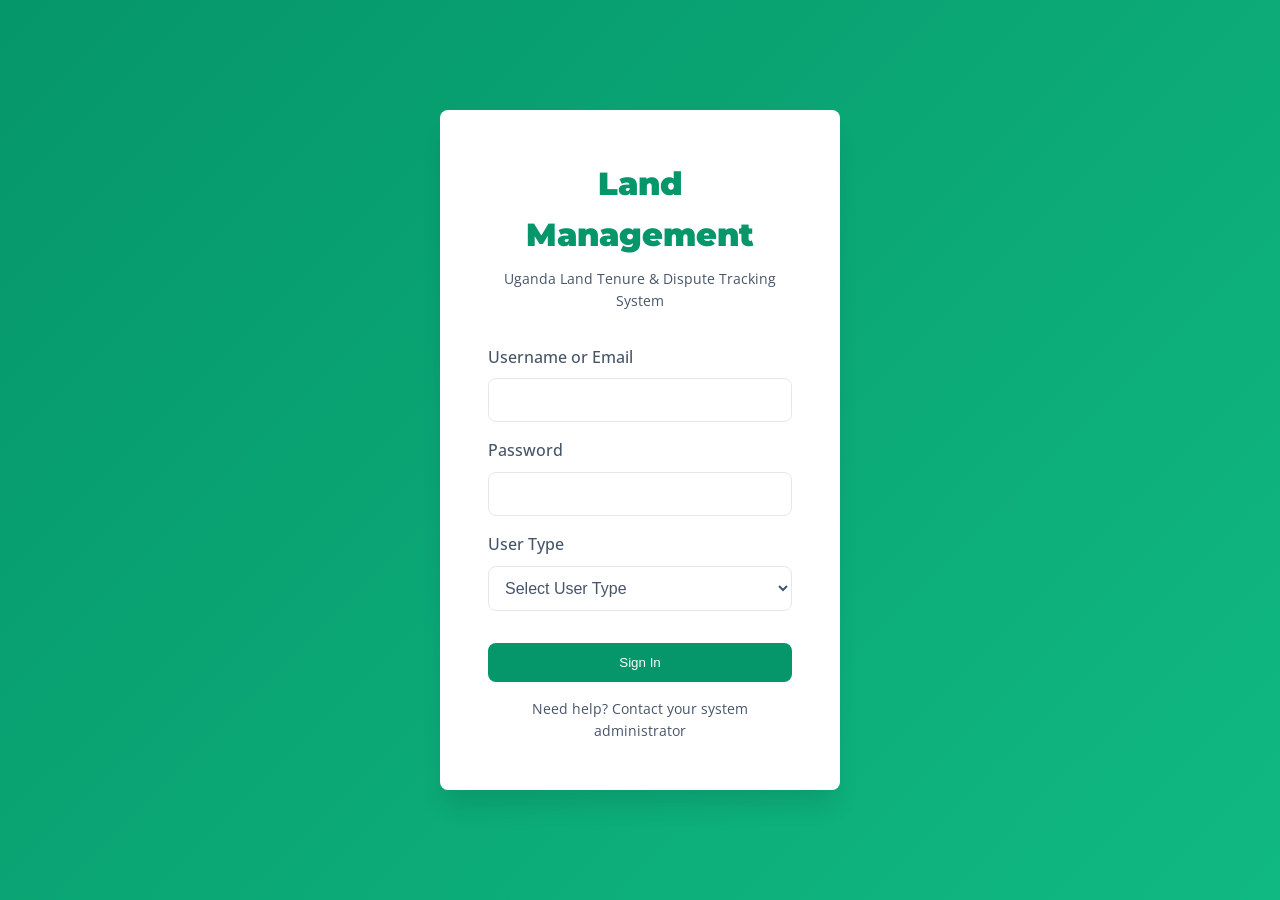
<file: lis/dashboard/legal_aid.html>
<!DOCTYPE html>
<html lang="en">
<head>
    <meta charset="UTF-8">
    <meta name="viewport" content="width=device-width, initial-scale=1.0">
    <title>Legal Aid Dashboard - Uganda Land Management System</title>
    <link rel="stylesheet" href="../styles/main.css">
</head>
<body>
    <!-- Sidebar Navigation -->
    <div class="sidebar">
        <div class="sidebar-header">
            <h2 style="color: var(--primary); font-family: 'Montserrat', sans-serif; font-weight: 900;">Land Management</h2>
            <p style="font-size: 0.875rem; color: var(--muted-foreground);" id="user-info">Loading...</p>
        </div>
        
        <ul class="sidebar-nav">
            <li><a href="legal_aid.html">Dashboard</a></li>
            <li><a href="#" onclick="showSection('active-cases')">Active Cases</a></li>
            <li><a href="#" onclick="showSection('client-intake')">Client Intake</a></li>
            <li><a href="#" onclick="showSection('case-management')">Case Management</a></li>
            <li><a href="#" onclick="showSection('legal-resources')">Legal Resources</a></li>
            <li><a href="#" onclick="showSection('referrals')">Referral Network</a></li>
            <li><a href="#" onclick="showSection('reports')">Case Reports</a></li>
            <li><a href="#" onclick="logout()" style="color: var(--destructive);">Logout</a></li>
        </ul>
    </div>

    <!-- Main Content -->
    <div class="main-content">
        <!-- Dashboard Overview Section -->
        <div id="dashboard-section">
            <div class="flex justify-between items-center mb-4">
                <h1>Legal Aid Provider Dashboard</h1>
                <div class="flex gap-4">
                    <button class="btn btn-primary" onclick="showSection('client-intake')">New Client Intake</button>
                    <button class="btn btn-secondary" onclick="showSection('active-cases')">View Active Cases</button>
                </div>
            </div>

            <!-- Statistics Cards -->
            <div class="dashboard-grid">
                <div class="stat-card">
                    <div class="stat-number" id="active-cases-count">28</div>
                    <div class="stat-label">Active Cases</div>
                </div>
                <div class="stat-card">
                    <div class="stat-number" id="new-clients-count">12</div>
                    <div class="stat-label">New Clients This Month</div>
                </div>
                <div class="stat-card">
                    <div class="stat-number" id="resolved-cases-count">45</div>
                    <div class="stat-label">Cases Resolved</div>
                </div>
                <div class="stat-card">
                    <div class="stat-number" id="success-rate">78%</div>
                    <div class="stat-label">Success Rate</div>
                </div>
            </div>

            <!-- Urgent Cases -->
            <div class="card">
                <div class="card-header">
                    <h3 class="card-title">Urgent Cases Requiring Immediate Attention</h3>
                </div>
                <div class="table-container">
                    <table class="table">
                        <thead>
                            <tr>
                                <th>Case ID</th>
                                <th>Client Name</th>
                                <th>Case Type</th>
                                <th>Location</th>
                                <th>Urgency</th>
                                <th>Next Action</th>
                                <th>Deadline</th>
                                <th>Actions</th>
                            </tr>
                        </thead>
                        <tbody>
                            <tr>
                                <td>LA-2024-001</td>
                                <td>Sarah Nambi</td>
                                <td>Forced Eviction</td>
                                <td>Kampala District</td>
                                <td><span class="badge badge-danger">Critical</span></td>
                                <td>Court Filing</td>
                                <td>2024-01-20</td>
                                <td>
                                    <button class="btn btn-primary" style="padding: 0.5rem 1rem; font-size: 0.875rem;" onclick="openCase('LA-2024-001')">Open Case</button>
                                </td>
                            </tr>
                            <tr>
                                <td>LA-2024-003</td>
                                <td>James Okello</td>
                                <td>Land Grabbing</td>
                                <td>Gulu District</td>
                                <td><span class="badge badge-warning">High</span></td>
                                <td>Evidence Collection</td>
                                <td>2024-01-22</td>
                                <td>
                                    <button class="btn btn-primary" style="padding: 0.5rem 1rem; font-size: 0.875rem;" onclick="openCase('LA-2024-003')">Open Case</button>
                                </td>
                            </tr>
                            <tr>
                                <td>LA-2024-005</td>
                                <td>Mary Nakato</td>
                                <td>Inheritance Dispute</td>
                                <td>Wakiso District</td>
                                <td><span class="badge badge-warning">High</span></td>
                                <td>Family Mediation</td>
                                <td>2024-01-25</td>
                                <td>
                                    <button class="btn btn-primary" style="padding: 0.5rem 1rem; font-size: 0.875rem;" onclick="openCase('LA-2024-005')">Open Case</button>
                                </td>
                            </tr>
                        </tbody>
                    </table>
                </div>
            </div>

            <!-- Recent Activity -->
            <div class="card">
                <div class="card-header">
                    <h3 class="card-title">Recent Case Activity</h3>
                </div>
                <div class="table-container">
                    <table class="table">
                        <thead>
                            <tr>
                                <th>Time</th>
                                <th>Activity</th>
                                <th>Case</th>
                                <th>Status</th>
                            </tr>
                        </thead>
                        <tbody>
                            <tr>
                                <td>11:30 AM</td>
                                <td>Court hearing scheduled</td>
                                <td>LA-2024-001 - Sarah Nambi</td>
                                <td><span class="badge badge-info">Scheduled</span></td>
                            </tr>
                            <tr>
                                <td>10:15 AM</td>
                                <td>Evidence documents submitted</td>
                                <td>LA-2024-003 - James Okello</td>
                                <td><span class="badge badge-success">Submitted</span></td>
                            </tr>
                            <tr>
                                <td>09:45 AM</td>
                                <td>Client consultation completed</td>
                                <td>LA-2024-007 - Peter Ssali</td>
                                <td><span class="badge badge-success">Completed</span></td>
                            </tr>
                        </tbody>
                    </table>
                </div>
            </div>
        </div>

        <!-- Active Cases Section -->
        <div id="active-cases-section" class="hidden">
            <div class="flex justify-between items-center mb-4">
                <h1>Active Legal Cases</h1>
                <div class="flex gap-4">
                    <select id="caseFilter" class="form-select" style="width: auto;" onchange="filterCases()">
                        <option value="all">All Cases</option>
                        <option value="land_grabbing">Land Grabbing</option>
                        <option value="forced_eviction">Forced Eviction</option>
                        <option value="inheritance_dispute">Inheritance Disputes</option>
                        <option value="boundary_dispute">Boundary Disputes</option>
                    </select>
                    <button class="btn btn-primary" onclick="exportCases()">Export Cases</button>
                </div>
            </div>

            <div class="card">
                <div class="table-container">
                    <table class="table">
                        <thead>
                            <tr>
                                <th>Case ID</th>
                                <th>Client</th>
                                <th>Case Type</th>
                                <th>Location</th>
                                <th>Date Opened</th>
                                <th>Status</th>
                                <th>Next Hearing</th>
                                <th>Actions</th>
                            </tr>
                        </thead>
                        <tbody id="cases-table">
                            <tr>
                                <td>LA-2024-001</td>
                                <td>Sarah Nambi</td>
                                <td>Forced Eviction</td>
                                <td>Kampala District</td>
                                <td>2024-01-15</td>
                                <td><span class="badge badge-warning">In Progress</span></td>
                                <td>2024-01-25</td>
                                <td>
                                    <button class="btn btn-primary" style="padding: 0.5rem 1rem; font-size: 0.875rem;" onclick="openCase('LA-2024-001')">Manage</button>
                                    <button class="btn btn-secondary" style="padding: 0.5rem 1rem; font-size: 0.875rem;" onclick="scheduleHearing('LA-2024-001')">Schedule</button>
                                </td>
                            </tr>
                            <tr>
                                <td>LA-2024-002</td>
                                <td>John Mukasa</td>
                                <td>Land Grabbing</td>
                                <td>Wakiso District</td>
                                <td>2024-01-12</td>
                                <td><span class="badge badge-info">Evidence Collection</span></td>
                                <td>2024-01-30</td>
                                <td>
                                    <button class="btn btn-primary" style="padding: 0.5rem 1rem; font-size: 0.875rem;" onclick="openCase('LA-2024-002')">Manage</button>
                                    <button class="btn btn-secondary" style="padding: 0.5rem 1rem; font-size: 0.875rem;" onclick="addEvidence('LA-2024-002')">Add Evidence</button>
                                </td>
                            </tr>
                        </tbody>
                    </table>
                </div>
            </div>
        </div>

        <!-- Client Intake Section -->
        <div id="client-intake-section" class="hidden">
            <h1>New Client Intake</h1>
            
            <div class="card">
                <div class="card-header">
                    <h3 class="card-title">Client Information Form</h3>
                </div>
                
                <form id="clientIntakeForm">
                    <div style="display: grid; grid-template-columns: 1fr 1fr; gap: 1rem;">
                        <div class="form-group">
                            <label for="clientFirstName" class="form-label">First Name</label>
                            <input type="text" id="clientFirstName" name="clientFirstName" class="form-input" required>
                        </div>
                        
                        <div class="form-group">
                            <label for="clientLastName" class="form-label">Last Name</label>
                            <input type="text" id="clientLastName" name="clientLastName" class="form-input" required>
                        </div>
                    </div>
                    
                    <div style="display: grid; grid-template-columns: 1fr 1fr; gap: 1rem;">
                        <div class="form-group">
                            <label for="clientPhone" class="form-label">Phone Number</label>
                            <input type="tel" id="clientPhone" name="clientPhone" class="form-input" required>
                        </div>
                        
                        <div class="form-group">
                            <label for="clientEmail" class="form-label">Email (Optional)</label>
                            <input type="email" id="clientEmail" name="clientEmail" class="form-input">
                        </div>
                    </div>
                    
                    <div class="form-group">
                        <label for="clientAddress" class="form-label">Address</label>
                        <textarea id="clientAddress" name="clientAddress" class="form-input" rows="2" required></textarea>
                    </div>
                    
                    <div class="form-group">
                        <label for="caseType" class="form-label">Case Type</label>
                        <select id="caseType" name="caseType" class="form-select" required>
                            <option value="">Select Case Type</option>
                            <option value="land_grabbing">Land Grabbing</option>
                            <option value="forced_eviction">Forced Eviction</option>
                            <option value="inheritance_dispute">Inheritance Dispute</option>
                            <option value="boundary_dispute">Boundary Dispute</option>
                            <option value="title_dispute">Title Dispute</option>
                            <option value="family_wrangle">Family Land Wrangle</option>
                        </select>
                    </div>
                    
                    <div class="form-group">
                        <label for="caseDescription" class="form-label">Case Description</label>
                        <textarea id="caseDescription" name="caseDescription" class="form-input" rows="5" required 
                                  placeholder="Please provide detailed description of the legal issue..."></textarea>
                    </div>
                    
                    <div class="form-group">
                        <label for="urgencyLevel" class="form-label">Urgency Level</label>
                        <select id="urgencyLevel" name="urgencyLevel" class="form-select" required>
                            <option value="">Select Urgency</option>
                            <option value="low">Low</option>
                            <option value="medium">Medium</option>
                            <option value="high">High</option>
                            <option value="critical">Critical</option>
                        </select>
                    </div>
                    
                    <div class="form-group">
                        <label for="financialStatus" class="form-label">Client Financial Status</label>
                        <select id="financialStatus" name="financialStatus" class="form-select" required>
                            <option value="">Select Financial Status</option>
                            <option value="indigent">Indigent (Free Legal Aid)</option>
                            <option value="low_income">Low Income (Subsidized)</option>
                            <option value="moderate_income">Moderate Income (Partial Fee)</option>
                        </select>
                    </div>
                    
                    <div class="flex gap-4">
                        <button type="submit" class="btn btn-primary">Create Case</button>
                        <button type="button" class="btn btn-secondary" onclick="showSection('dashboard')">Cancel</button>
                    </div>
                </form>
            </div>
        </div>

        <!-- Case Management Section -->
        <div id="case-management-section" class="hidden">
            <h1>Case Management Tools</h1>
            
            <div class="dashboard-grid">
                <div class="card">
                    <div class="card-header">
                        <h3 class="card-title">Case Timeline Template</h3>
                    </div>
                    <div style="padding: 1rem;">
                        <div style="margin-bottom: 1rem; padding: 0.5rem; border-left: 4px solid var(--primary);">
                            <strong>Initial Consultation</strong><br>
                            <small>Client intake and case assessment</small>
                        </div>
                        <div style="margin-bottom: 1rem; padding: 0.5rem; border-left: 4px solid var(--secondary);">
                            <strong>Evidence Collection</strong><br>
                            <small>Gather documents and witness statements</small>
                        </div>
                        <div style="margin-bottom: 1rem; padding: 0.5rem; border-left: 4px solid var(--chart-3);">
                            <strong>Legal Research</strong><br>
                            <small>Research applicable laws and precedents</small>
                        </div>
                        <div style="margin-bottom: 1rem; padding: 0.5rem; border-left: 4px solid var(--chart-4);">
                            <strong>Court Filing</strong><br>
                            <small>Prepare and submit legal documents</small>
                        </div>
                        <div style="padding: 0.5rem; border-left: 4px solid var(--chart-5);">
                            <strong>Resolution</strong><br>
                            <small>Court hearing and case resolution</small>
                        </div>
                    </div>
                </div>
                
                <div class="card">
                    <div class="card-header">
                        <h3 class="card-title">Document Templates</h3>
                    </div>
                    <div style="display: flex; flex-direction: column; gap: 1rem; padding: 1rem;">
                        <button class="btn btn-secondary" onclick="downloadTemplate('petition')">Land Dispute Petition</button>
                        <button class="btn btn-secondary" onclick="downloadTemplate('injunction')">Injunction Application</button>
                        <button class="btn btn-secondary" onclick="downloadTemplate('evidence')">Evidence Affidavit</button>
                        <button class="btn btn-secondary" onclick="downloadTemplate('settlement')">Settlement Agreement</button>
                    </div>
                </div>
            </div>
            
            <div class="card">
                <div class="card-header">
                    <h3 class="card-title">Case Progress Tracker</h3>
                </div>
                <div class="table-container">
                    <table class="table">
                        <thead>
                            <tr>
                                <th>Case ID</th>
                                <th>Client</th>
                                <th>Current Stage</th>
                                <th>Progress</th>
                                <th>Next Milestone</th>
                                <th>Actions</th>
                            </tr>
                        </thead>
                        <tbody>
                            <tr>
                                <td>LA-2024-001</td>
                                <td>Sarah Nambi</td>
                                <td>Court Filing</td>
                                <td>
                                    <div style="background-color: var(--muted); height: 8px; border-radius: 4px;">
                                        <div style="background-color: var(--primary); height: 100%; width: 60%; border-radius: 4px;"></div>
                                    </div>
                                    <small>60% Complete</small>
                                </td>
                                <td>Court Hearing</td>
                                <td>
                                    <button class="btn btn-primary" style="padding: 0.5rem 1rem; font-size: 0.875rem;" onclick="updateProgress('LA-2024-001')">Update</button>
                                </td>
                            </tr>
                        </tbody>
                    </table>
                </div>
            </div>
        </div>

        <!-- Legal Resources Section -->
        <div id="legal-resources-section" class="hidden">
            <h1>Legal Resources & Research</h1>
            
            <div class="dashboard-grid">
                <div class="card">
                    <div class="card-header">
                        <h3 class="card-title">Uganda Land Laws</h3>
                    </div>
                    <ul style="list-style: none; padding: 0;">
                        <li style="padding: 0.5rem 0; border-bottom: 1px solid var(--border);">
                            <a href="#" style="color: var(--primary); text-decoration: none;">Constitution of Uganda (1995) - Chapter 15</a>
                        </li>
                        <li style="padding: 0.5rem 0; border-bottom: 1px solid var(--border);">
                            <a href="#" style="color: var(--primary); text-decoration: none;">Land Act (1998) - Cap 227</a>
                        </li>
                        <li style="padding: 0.5rem 0; border-bottom: 1px solid var(--border);">
                            <a href="#" style="color: var(--primary); text-decoration: none;">Registration of Titles Act - Cap 230</a>
                        </li>
                        <li style="padding: 0.5rem 0;">
                            <a href="#" style="color: var(--primary); text-decoration: none;">Land Acquisition Act - Cap 226</a>
                        </li>
                    </ul>
                </div>
                
                <div class="card">
                    <div class="card-header">
                        <h3 class="card-title">Case Precedents</h3>
                    </div>
                    <ul style="list-style: none; padding: 0;">
                        <li style="padding: 0.5rem 0; border-bottom: 1px solid var(--border);">
                            <strong>Bukenya vs. Mukasa (2019)</strong><br>
                            <small>Customary land rights recognition</small>
                        </li>
                        <li style="padding: 0.5rem 0; border-bottom: 1px solid var(--border);">
                            <strong>Namuli vs. District Land Board (2020)</strong><br>
                            <small>CCO application procedures</small>
                        </li>
                        <li style="padding: 0.5rem 0;">
                            <strong>Okello vs. Uganda Land Commission (2021)</strong><br>
                            <small>Land grabbing compensation</small>
                        </li>
                    </ul>
                </div>
            </div>
        </div>

        <!-- Referrals Section -->
        <div id="referrals-section" class="hidden">
            <h1>Referral Network</h1>
            
            <div class="card">
                <div class="card-header">
                    <h3 class="card-title">Legal Aid Network Partners</h3>
                </div>
                <div class="table-container">
                    <table class="table">
                        <thead>
                            <tr>
                                <th>Organization</th>
                                <th>Specialization</th>
                                <th>Location</th>
                                <th>Contact</th>
                                <th>Capacity</th>
                                <th>Actions</th>
                            </tr>
                        </thead>
                        <tbody>
                            <tr>
                                <td>Uganda Law Society</td>
                                <td>General Legal Aid</td>
                                <td>Kampala</td>
                                <td>+256-414-250-077</td>
                                <td><span class="badge badge-success">Available</span></td>
                                <td>
                                    <button class="btn btn-primary" style="padding: 0.5rem 1rem; font-size: 0.875rem;" onclick="makeReferral('ULS')">Refer Client</button>
                                </td>
                            </tr>
                            <tr>
                                <td>Justice Law Chambers</td>
                                <td>Land Rights</td>
                                <td>Kampala</td>
                                <td>+256-414-256-789</td>
                                <td><span class="badge badge-warning">Limited</span></td>
                                <td>
                                    <button class="btn btn-primary" style="padding: 0.5rem 1rem; font-size: 0.875rem;" onclick="makeReferral('JLC')">Refer Client</button>
                                </td>
                            </tr>
                            <tr>
                                <td>Northern Uganda Legal Aid</td>
                                <td>Post-Conflict Land Issues</td>
                                <td>Gulu</td>
                                <td>+256-471-432-567</td>
                                <td><span class="badge badge-success">Available</span></td>
                                <td>
                                    <button class="btn btn-primary" style="padding: 0.5rem 1rem; font-size: 0.875rem;" onclick="makeReferral('NULA')">Refer Client</button>
                                </td>
                            </tr>
                        </tbody>
                    </table>
                </div>
            </div>
        </div>

        <!-- Reports Section -->
        <div id="reports-section" class="hidden">
            <h1>Case Reports & Analytics</h1>
            
            <div class="card">
                <div class="card-header">
                    <h3 class="card-title">Generate Case Report</h3>
                </div>
                
                <form id="reportForm">
                    <div class="form-group">
                        <label for="reportType" class="form-label">Report Type</label>
                        <select id="reportType" name="reportType" class="form-select" required>
                            <option value="">Select Report Type</option>
                            <option value="case_summary">Case Summary Report</option>
                            <option value="client_statistics">Client Statistics</option>
                            <option value="success_rate">Success Rate Analysis</option>
                            <option value="monthly_activity">Monthly Activity Report</option>
                        </select>
                    </div>
                    
                    <div class="form-group">
                        <label for="dateRange" class="form-label">Date Range</label>
                        <div class="flex gap-4">
                            <input type="date" id="startDate" name="startDate" class="form-input" required>
                            <input type="date" id="endDate" name="endDate" class="form-input" required>
                        </div>
                    </div>
                    
                    <div class="flex gap-4">
                        <button type="submit" class="btn btn-primary">Generate Report</button>
                        <button type="button" class="btn btn-secondary" onclick="exportToCSV()">Export to CSV</button>
                    </div>
                </form>
            </div>
        </div>
    </div>

    <script src="../js/auth.js"></script>
    <script>
        // Initialize dashboard
        document.addEventListener('DOMContentLoaded', function() {
            initializeDashboard();
            showSection('dashboard');
        });

        // Section navigation
        function showSection(sectionName) {
            const sections = document.querySelectorAll('[id$="-section"]');
            sections.forEach(section => section.classList.add('hidden'));
            
            const targetSection = document.getElementById(sectionName + '-section');
            if (targetSection) {
                targetSection.classList.remove('hidden');
            }
            
            const navLinks = document.querySelectorAll('.sidebar-nav a');
            navLinks.forEach(link => link.classList.remove('active'));
            
            const activeLink = document.querySelector(`[onclick="showSection('${sectionName}')"]`);
            if (activeLink) {
                activeLink.classList.add('active');
            }
        }

        // Case management functions
        function openCase(caseId) {
            alert(`Opening detailed case management for ${caseId}...`);
        }

        function scheduleHearing(caseId) {
            const date = prompt('Enter hearing date (YYYY-MM-DD):');
            if (date) {
                alert(`Hearing scheduled for case ${caseId} on ${date}`);
            }
        }

        function addEvidence(caseId) {
            alert(`Opening evidence management for case ${caseId}...`);
        }

        function updateProgress(caseId) {
            alert(`Updating progress for case ${caseId}...`);
        }

        // Client intake form
        document.getElementById('clientIntakeForm').addEventListener('submit', function(e) {
            e.preventDefault();
            
            const formData = new FormData(this);
            const clientData = {
                firstName: formData.get('clientFirstName'),
                lastName: formData.get('clientLastName'),
                phone: formData.get('clientPhone'),
                email: formData.get('clientEmail'),
                address: formData.get('clientAddress'),
                caseType: formData.get('caseType'),
                description: formData.get('caseDescription'),
                urgency: formData.get('urgencyLevel'),
                financialStatus: formData.get('financialStatus'),
                intakeDate: new Date().toISOString().split('T')[0],
                intakeOfficer: auth.getCurrentUser().username
            };
            
            console.log('New client intake:', clientData);
            alert('Client case created successfully! Case ID: LA-2024-' + Math.floor(Math.random() * 1000));
            this.reset();
            showSection('dashboard');
        });

        // Utility functions
        function filterCases() {
            const filter = document.getElementById('caseFilter').value;
            console.log('Filtering cases by:', filter);
        }

        function exportCases() {
            alert('Exporting case data to CSV...');
        }

        function downloadTemplate(templateType) {
            alert(`Downloading ${templateType} template...`);
        }

        function makeReferral(organization) {
            alert(`Making referral to ${organization}...`);
        }

        function exportToCSV() {
            alert('Exporting report to CSV...');
        }

        // Report generation
        document.getElementById('reportForm').addEventListener('submit', function(e) {
            e.preventDefault();
            
            const formData = new FormData(this);
            const reportData = {
                type: formData.get('reportType'),
                startDate: formData.get('startDate'),
                endDate: formData.get('endDate'),
                generatedBy: auth.getCurrentUser().username,
                generatedAt: new Date().toISOString()
            };
            
            console.log('Generating report:', reportData);
            alert('Report generation started. You will receive an email when it\'s ready.');
        });
    </script>
</body>
</html>
</file>
<file: lis/styles/main.css>
/* Uganda Land Management System - Main Styles */
@import url("https://fonts.googleapis.com/css2?family=Montserrat:wght@400;600;700;900&family=Open+Sans:wght@300;400;500;600&display=swap");

/* Design Tokens */
:root {
  --background: #ffffff;
  --foreground: #475569;
  --card: #f1f5f9;
  --card-foreground: #475569;
  --popover: #ffffff;
  --popover-foreground: #475569;
  --primary: #059669;
  --primary-foreground: #ffffff;
  --secondary: #10b981;
  --secondary-foreground: #ffffff;
  --muted: #f1f5f9;
  --muted-foreground: #475569;
  --accent: #10b981;
  --accent-foreground: #ffffff;
  --destructive: #dc2626;
  --destructive-foreground: #ffffff;
  --border: #e5e7eb;
  --input: #ffffff;
  --ring: rgba(5, 150, 105, 0.5);
  --chart-1: #059669;
  --chart-2: #10b981;
  --chart-3: #475569;
  --chart-4: #dc2626;
  --chart-5: #f1f5f9;
  --radius: 0.5rem;
  --sidebar: #f1f5f9;
  --sidebar-foreground: #475569;
  --sidebar-primary: #ffffff;
  --sidebar-primary-foreground: #059669;
  --sidebar-accent: #10b981;
  --sidebar-accent-foreground: #ffffff;
  --sidebar-border: #e5e7eb;
  --sidebar-ring: rgba(5, 150, 105, 0.5);
}

/* Base Styles */
* {
  margin: 0;
  padding: 0;
  box-sizing: border-box;
}

body {
  font-family: "Open Sans", sans-serif;
  background-color: var(--background);
  color: var(--foreground);
  line-height: 1.6;
}

h1,
h2,
h3,
h4,
h5,
h6 {
  font-family: "Montserrat", sans-serif;
  font-weight: 700;
  margin-bottom: 1rem;
}

/* Layout Components */
.container {
  max-width: 1200px;
  margin: 0 auto;
  padding: 0 1rem;
}

.card {
  background-color: var(--card);
  border: 1px solid var(--border);
  border-radius: var(--radius);
  padding: 1.5rem;
  margin-bottom: 1rem;
}

.card-header {
  border-bottom: 1px solid var(--border);
  padding-bottom: 1rem;
  margin-bottom: 1rem;
}

.card-title {
  font-size: 1.25rem;
  font-weight: 600;
  color: var(--card-foreground);
}

/* Button Styles */
.btn {
  display: inline-flex;
  align-items: center;
  justify-content: center;
  padding: 0.75rem 1.5rem;
  border: none;
  border-radius: var(--radius);
  font-weight: 500;
  text-decoration: none;
  cursor: pointer;
  transition: all 0.2s ease;
}

.btn-primary {
  background-color: var(--primary);
  color: var(--primary-foreground);
}

.btn-primary:hover {
  background-color: #047857;
}

.btn-secondary {
  background-color: var(--secondary);
  color: var(--secondary-foreground);
}

.btn-destructive {
  background-color: var(--destructive);
  color: var(--destructive-foreground);
}

/* Form Styles */
.form-group {
  margin-bottom: 1rem;
}

.form-label {
  display: block;
  margin-bottom: 0.5rem;
  font-weight: 500;
  color: var(--foreground);
}

.form-input {
  width: 100%;
  padding: 0.75rem;
  border: 1px solid var(--border);
  border-radius: var(--radius);
  background-color: var(--input);
  color: var(--foreground);
  font-size: 1rem;
}

.form-input:focus {
  outline: none;
  border-color: var(--primary);
  box-shadow: 0 0 0 2px var(--ring);
}

.form-select {
  width: 100%;
  padding: 0.75rem;
  border: 1px solid var(--border);
  border-radius: var(--radius);
  background-color: var(--input);
  color: var(--foreground);
  font-size: 1rem;
}

/* Navigation Styles */
.navbar {
  background-color: var(--primary);
  color: var(--primary-foreground);
  padding: 1rem 0;
  box-shadow: 0 2px 4px rgba(0, 0, 0, 0.1);
}

.navbar-brand {
  font-family: "Montserrat", sans-serif;
  font-weight: 900;
  font-size: 1.5rem;
  color: var(--primary-foreground);
  text-decoration: none;
}

.navbar-nav {
  display: flex;
  list-style: none;
  gap: 2rem;
  margin-left: auto;
}

.navbar-nav a {
  color: var(--primary-foreground);
  text-decoration: none;
  font-weight: 500;
  transition: opacity 0.2s ease;
}

.navbar-nav a:hover {
  opacity: 0.8;
}

/* Sidebar Styles */
.sidebar {
  width: 250px;
  background-color: var(--sidebar);
  border-right: 1px solid var(--sidebar-border);
  padding: 1rem;
  height: 100vh;
  position: fixed;
  left: 0;
  top: 0;
  overflow-y: auto;
}

.sidebar-nav {
  list-style: none;
  margin-top: 2rem;
}

.sidebar-nav li {
  margin-bottom: 0.5rem;
}

.sidebar-nav a {
  display: block;
  padding: 0.75rem 1rem;
  color: var(--sidebar-foreground);
  text-decoration: none;
  border-radius: var(--radius);
  transition: all 0.2s ease;
}

.sidebar-nav a:hover,
.sidebar-nav a.active {
  background-color: var(--sidebar-accent);
  color: var(--sidebar-accent-foreground);
}

/* Main Content */
.main-content {
  margin-left: 250px;
  padding: 2rem;
  min-height: 100vh;
}

/* Dashboard Grid */
.dashboard-grid {
  display: grid;
  grid-template-columns: repeat(auto-fit, minmax(300px, 1fr));
  gap: 1.5rem;
  margin-bottom: 2rem;
}

.stat-card {
  background-color: var(--card);
  border: 1px solid var(--border);
  border-radius: var(--radius);
  padding: 1.5rem;
  text-align: center;
}

.stat-number {
  font-size: 2.5rem;
  font-weight: 900;
  color: var(--primary);
  margin-bottom: 0.5rem;
}

.stat-label {
  color: var(--muted-foreground);
  font-size: 0.875rem;
  text-transform: uppercase;
  letter-spacing: 0.05em;
}

/* Table Styles */
.table-container {
  background-color: var(--card);
  border: 1px solid var(--border);
  border-radius: var(--radius);
  overflow: hidden;
}

.table {
  width: 100%;
  border-collapse: collapse;
}

.table th,
.table td {
  padding: 1rem;
  text-align: left;
  border-bottom: 1px solid var(--border);
}

.table th {
  background-color: var(--muted);
  font-weight: 600;
  color: var(--muted-foreground);
}

/* Status Badges */
.badge {
  display: inline-block;
  padding: 0.25rem 0.75rem;
  border-radius: 9999px;
  font-size: 0.75rem;
  font-weight: 500;
  text-transform: uppercase;
  letter-spacing: 0.05em;
}

.badge-success {
  background-color: var(--primary);
  color: var(--primary-foreground);
}

.badge-warning {
  background-color: #f59e0b;
  color: #ffffff;
}

.badge-danger {
  background-color: var(--destructive);
  color: var(--destructive-foreground);
}

.badge-info {
  background-color: var(--secondary);
  color: var(--secondary-foreground);
}

/* Login Page Styles */
.login-container {
  min-height: 100vh;
  display: flex;
  align-items: center;
  justify-content: center;
  background: linear-gradient(135deg, var(--primary) 0%, var(--secondary) 100%);
}

.login-card {
  background-color: var(--background);
  padding: 3rem;
  border-radius: var(--radius);
  box-shadow: 0 20px 25px -5px rgba(0, 0, 0, 0.1);
  width: 100%;
  max-width: 400px;
}

.login-header {
  text-align: center;
  margin-bottom: 2rem;
}

.login-title {
  font-family: "Montserrat", sans-serif;
  font-weight: 900;
  font-size: 2rem;
  color: var(--primary);
  margin-bottom: 0.5rem;
}

.login-subtitle {
  color: var(--muted-foreground);
  font-size: 0.875rem;
}

/* Alert Styles */
.alert {
  padding: 1rem;
  border-radius: var(--radius);
  margin-bottom: 1rem;
  border: 1px solid transparent;
}

.alert-error {
  background-color: #fef2f2;
  border-color: #fecaca;
  color: #991b1b;
}

.alert-success {
  background-color: #f0fdf4;
  border-color: #bbf7d0;
  color: #166534;
}

.alert-info {
  background-color: #eff6ff;
  border-color: #bfdbfe;
  color: #1e40af;
}

/* Utility Classes */
.hidden {
  display: none !important;
}

.text-center {
  text-align: center;
}

.text-right {
  text-align: right;
}

.mb-4 {
  margin-bottom: 1rem;
}

.mt-4 {
  margin-top: 1rem;
}

.flex {
  display: flex;
}

.justify-between {
  justify-content: space-between;
}

.items-center {
  align-items: center;
}

.gap-4 {
  gap: 1rem;
}

/* Responsive Design */
@media (max-width: 768px) {
  .sidebar {
    transform: translateX(-100%);
    transition: transform 0.3s ease;
  }

  .sidebar.open {
    transform: translateX(0);
  }

  .main-content {
    margin-left: 0;
    padding: 1rem;
  }

  .dashboard-grid {
    grid-template-columns: 1fr;
  }

  .login-card {
    margin: 1rem;
    padding: 2rem;
  }
}
</file>
